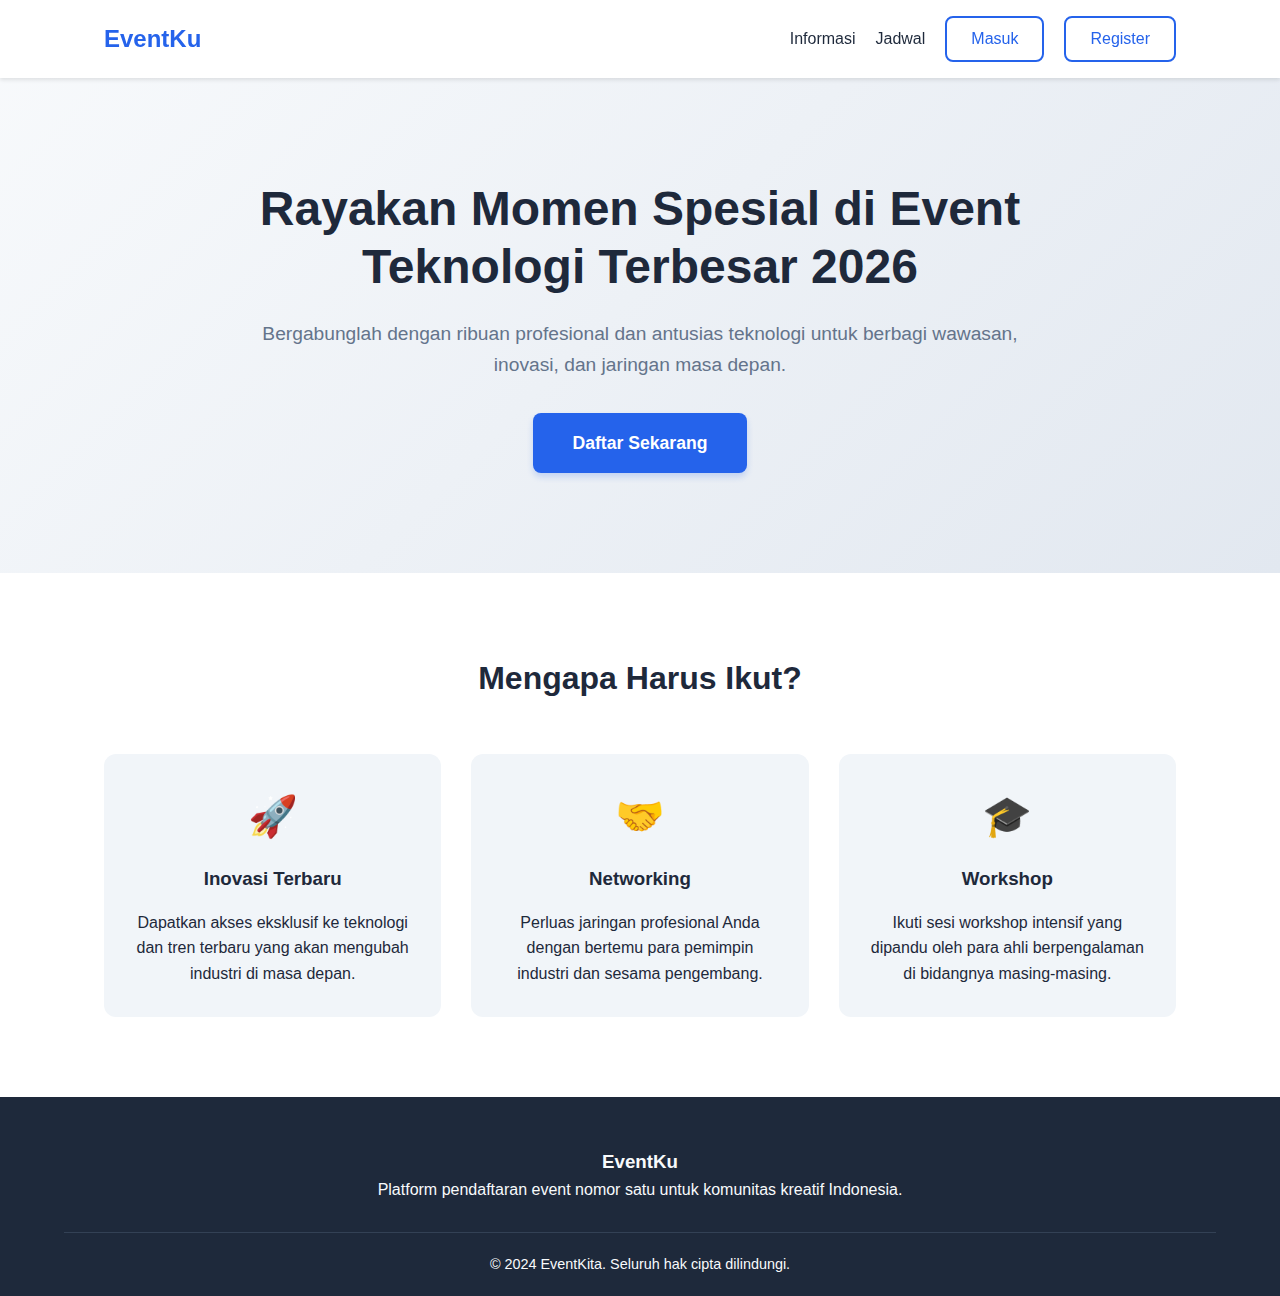
<file: index.html>
<!DOCTYPE html>
<html lang="id">
<head>
    <meta charset="UTF-8">
    <meta name="viewport" content="width=device-width, initial-scale=1.0">
    <title>EventKu - Platform Pendaftaran Event Terpercaya</title>
    <style>
        /* CSS Reset & Variabel */
        * {
            margin: 0;
            padding: 0;
            box-sizing: border-box;
        }

        :root {
            --primary-color: #2563eb;
            --primary-hover: #1d4ed8;
            --secondary-color: #64748b;
            --text-dark: #1e293b;
            --text-light: #f8fafc;
            --bg-light: #ffffff;
            --bg-alt: #f1f5f9;
        }

        body {
            font-family: 'Segoe UI', Tahoma, Geneva, Verdana, sans-serif;
            line-height: 1.6;
            color: var(--text-dark);
            background-color: var(--bg-light);
        }

        /* Navigasi */
        header {
            background-color: var(--bg-light);
            box-shadow: 0 2px 4px rgba(0,0,0,0.1);
            position: fixed;
            width: 100%;
            top: 0;
            z-index: 1000;
        }

        nav {
            display: flex;
            justify-content: space-between;
            align-items: center;
            padding: 1rem 5%;
            max-width: 1200px;
            margin: 0 auto;
        }

        .logo {
            font-size: 1.5rem;
            font-weight: bold;
            color: var(--primary-color);
            text-decoration: none;
        }

        .nav-links {
            display: flex;
            align-items: center;
            gap: 20px;
        }

        .nav-links a {
            text-decoration: none;
            color: var(--text-dark);
            font-weight: 500;
            transition: color 0.3s;
        }

        .nav-links a:hover {
            color: var(--primary-color);
        }

        .btn-login {
            padding: 0.5rem 1.5rem;
            border: 2px solid var(--primary-color);
            color: var(--primary-color) !important;
            border-radius: 8px;
            transition: all 0.3s;
        }

        .btn-login:hover {
            background-color: var(--primary-color);
            color: white !important;
        }

        /* Hero Section */
        .hero {
            padding: 180px 5% 100px;
            background: linear-gradient(135deg, #f8fafc 0%, #e2e8f0 100%);
            text-align: center;
        }

        .hero-content {
            max-width: 800px;
            margin: 0 auto;
        }

        .hero h1 {
            font-size: 3rem;
            margin-bottom: 1.5rem;
            color: var(--text-dark);
            line-height: 1.2;
        }

        .hero p {
            font-size: 1.2rem;
            color: var(--secondary-color);
            margin-bottom: 2rem;
        }

        .btn-register {
            display: inline-block;
            padding: 1rem 2.5rem;
            background-color: var(--primary-color);
            color: white;
            text-decoration: none;
            font-size: 1.1rem;
            font-weight: 600;
            border-radius: 8px;
            transition: background-color 0.3s, transform 0.2s;
            box-shadow: 0 4px 6px rgba(37, 99, 235, 0.2);
        }

        .btn-register:hover {
            background-color: var(--primary-hover);
            transform: translateY(-2px);
        }

        /* Information Section */
        .info-section {
            padding: 80px 5%;
            max-width: 1200px;
            margin: 0 auto;
        }

        .section-title {
            text-align: center;
            margin-bottom: 50px;
        }

        .section-title h2 {
            font-size: 2rem;
            color: var(--text-dark);
        }

        .features {
            display: grid;
            grid-template-columns: repeat(auto-fit, minmax(300px, 1fr));
            gap: 30px;
        }

        .feature-card {
            padding: 30px;
            background-color: var(--bg-alt);
            border-radius: 12px;
            text-align: center;
            transition: transform 0.3s;
        }

        .feature-card:hover {
            transform: translateY(-5px);
        }

        .feature-icon {
            font-size: 2.5rem;
            margin-bottom: 1rem;
            display: block;
        }

        .feature-card h3 {
            margin-bottom: 1rem;
            color: var(--text-dark);
        }

        /* Footer */
        footer {
            background-color: var(--text-dark);
            color: var(--text-light);
            padding: 50px 5% 20px;
            text-align: center;
        }

        .footer-content {
            max-width: 1200px;
            margin: 0 auto;
            margin-bottom: 30px;
        }

        .copyright {
            font-size: 0.9rem;
            border-top: 1px solid #334155;
            padding-top: 20px;
        }

        /* Responsive Mobile */
        @media (max-width: 768px) {
            .hero h1 {
                font-size: 2.2rem;
            }
            
            .nav-links a:not(.btn-login) {
                display: none; /* Menyembunyikan link biasa di mobile untuk kesederhanaan */
            }

            .nav-links {
                gap: 10px;
            }
        }
    </style>
</head>
<body>

    <!-- Navigasi -->
    <header>
        <nav>
            <a href="#" class="logo">EventKu</a>
            <div class="nav-links">
                <a href="#info">Informasi</a>
                <a href="jadwal.html">Jadwal</a>
                <a href="login.php" class="btn-login">Masuk</a>
                <a href="register.php" class="btn-login">Register</a>
            </div>
        </nav>
    </header>

    <!-- Hero Section -->
    <section class="hero">
        <div class="hero-content">
            <h1>Rayakan Momen Spesial di Event Teknologi Terbesar 2026</h1>
            <p>Bergabunglah dengan ribuan profesional dan antusias teknologi untuk berbagi wawasan, inovasi, dan jaringan masa depan.</p>
            <a href="pendaftaran.php" class="btn-register">Daftar Sekarang</a>
        </div>
    </section>

    <!-- Info Section -->
    <section id="info" class="info-section">
        <div class="section-title">
            <h2>Mengapa Harus Ikut?</h2>
        </div>
        <div class="features">
            <div class="feature-card">
                <span class="feature-icon">🚀</span>
                <h3>Inovasi Terbaru</h3>
                <p>Dapatkan akses eksklusif ke teknologi dan tren terbaru yang akan mengubah industri di masa depan.</p>
            </div>
            <div class="feature-card">
                <span class="feature-icon">🤝</span>
                <h3>Networking</h3>
                <p>Perluas jaringan profesional Anda dengan bertemu para pemimpin industri dan sesama pengembang.</p>
            </div>
            <div class="feature-card">
                <span class="feature-icon">🎓</span>
                <h3>Workshop</h3>
                <p>Ikuti sesi workshop intensif yang dipandu oleh para ahli berpengalaman di bidangnya masing-masing.</p>
            </div>
        </div>
    </section>

    <!-- Footer -->
    <footer>
        <div class="footer-content">
            <h3>EventKu</h3>
            <p>Platform pendaftaran event nomor satu untuk komunitas kreatif Indonesia.</p>
        </div>
        <div class="copyright">
            <p>&copy; 2024 EventKita. Seluruh hak cipta dilindungi.</p>
        </div>
    </footer>

</body>
</html>
</file>
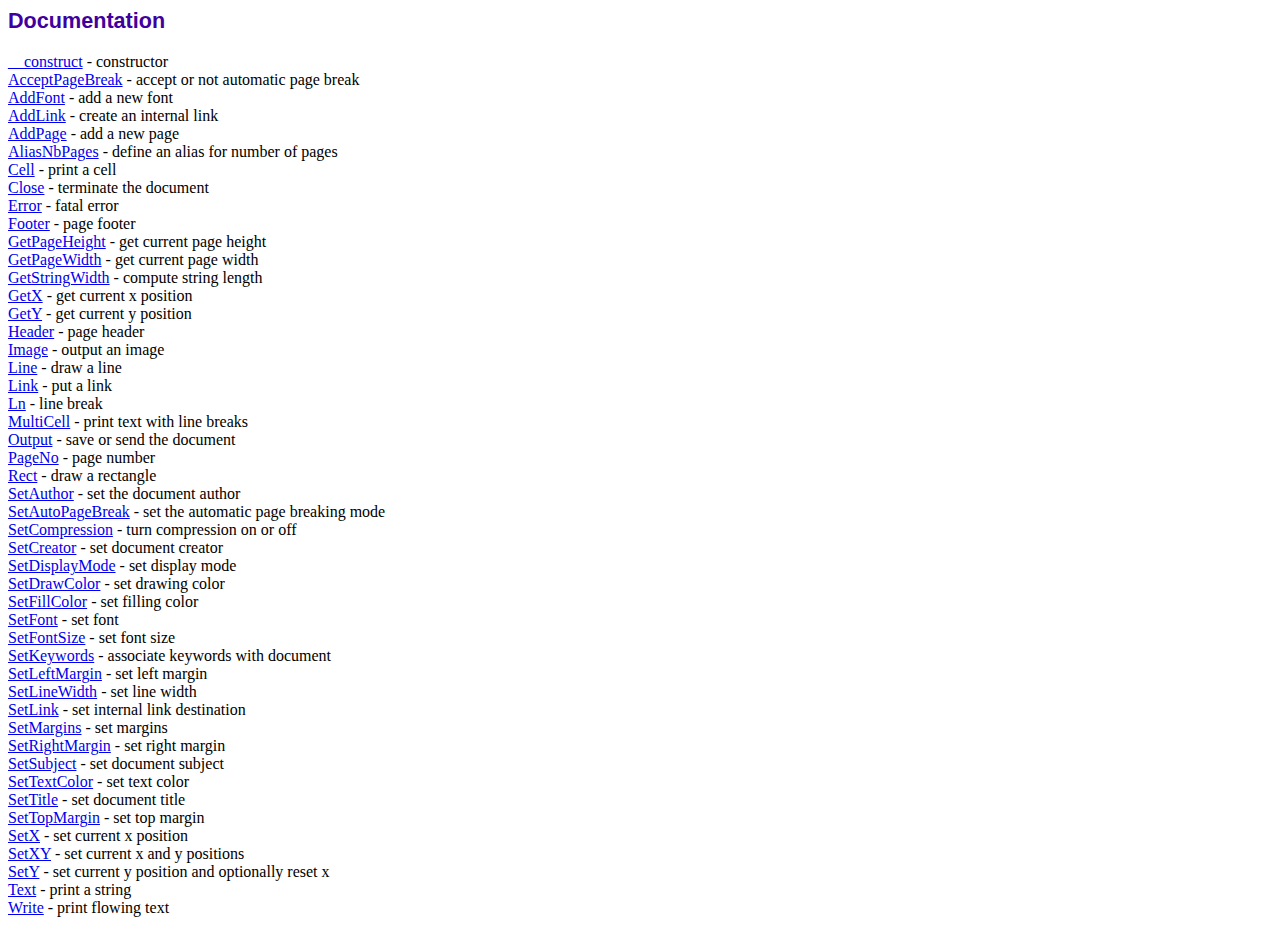
<file: fpdf186/doc/index.htm>
<!DOCTYPE html PUBLIC "-//W3C//DTD HTML 4.01 Transitional//EN">
<html>
<head>
<meta http-equiv="Content-Type" content="text/html; charset=UTF-8">
<title>Documentation</title>
<link type="text/css" rel="stylesheet" href="../fpdf.css">
</head>
<body>
<h1>Documentation</h1>
<a href="__construct.htm">__construct</a> - constructor<br>
<a href="acceptpagebreak.htm">AcceptPageBreak</a> - accept or not automatic page break<br>
<a href="addfont.htm">AddFont</a> - add a new font<br>
<a href="addlink.htm">AddLink</a> - create an internal link<br>
<a href="addpage.htm">AddPage</a> - add a new page<br>
<a href="aliasnbpages.htm">AliasNbPages</a> - define an alias for number of pages<br>
<a href="cell.htm">Cell</a> - print a cell<br>
<a href="close.htm">Close</a> - terminate the document<br>
<a href="error.htm">Error</a> - fatal error<br>
<a href="footer.htm">Footer</a> - page footer<br>
<a href="getpageheight.htm">GetPageHeight</a> - get current page height<br>
<a href="getpagewidth.htm">GetPageWidth</a> - get current page width<br>
<a href="getstringwidth.htm">GetStringWidth</a> - compute string length<br>
<a href="getx.htm">GetX</a> - get current x position<br>
<a href="gety.htm">GetY</a> - get current y position<br>
<a href="header.htm">Header</a> - page header<br>
<a href="image.htm">Image</a> - output an image<br>
<a href="line.htm">Line</a> - draw a line<br>
<a href="link.htm">Link</a> - put a link<br>
<a href="ln.htm">Ln</a> - line break<br>
<a href="multicell.htm">MultiCell</a> - print text with line breaks<br>
<a href="output.htm">Output</a> - save or send the document<br>
<a href="pageno.htm">PageNo</a> - page number<br>
<a href="rect.htm">Rect</a> - draw a rectangle<br>
<a href="setauthor.htm">SetAuthor</a> - set the document author<br>
<a href="setautopagebreak.htm">SetAutoPageBreak</a> - set the automatic page breaking mode<br>
<a href="setcompression.htm">SetCompression</a> - turn compression on or off<br>
<a href="setcreator.htm">SetCreator</a> - set document creator<br>
<a href="setdisplaymode.htm">SetDisplayMode</a> - set display mode<br>
<a href="setdrawcolor.htm">SetDrawColor</a> - set drawing color<br>
<a href="setfillcolor.htm">SetFillColor</a> - set filling color<br>
<a href="setfont.htm">SetFont</a> - set font<br>
<a href="setfontsize.htm">SetFontSize</a> - set font size<br>
<a href="setkeywords.htm">SetKeywords</a> - associate keywords with document<br>
<a href="setleftmargin.htm">SetLeftMargin</a> - set left margin<br>
<a href="setlinewidth.htm">SetLineWidth</a> - set line width<br>
<a href="setlink.htm">SetLink</a> - set internal link destination<br>
<a href="setmargins.htm">SetMargins</a> - set margins<br>
<a href="setrightmargin.htm">SetRightMargin</a> - set right margin<br>
<a href="setsubject.htm">SetSubject</a> - set document subject<br>
<a href="settextcolor.htm">SetTextColor</a> - set text color<br>
<a href="settitle.htm">SetTitle</a> - set document title<br>
<a href="settopmargin.htm">SetTopMargin</a> - set top margin<br>
<a href="setx.htm">SetX</a> - set current x position<br>
<a href="setxy.htm">SetXY</a> - set current x and y positions<br>
<a href="sety.htm">SetY</a> - set current y position and optionally reset x<br>
<a href="text.htm">Text</a> - print a string<br>
<a href="write.htm">Write</a> - print flowing text<br>
</body>
</html>
</file>
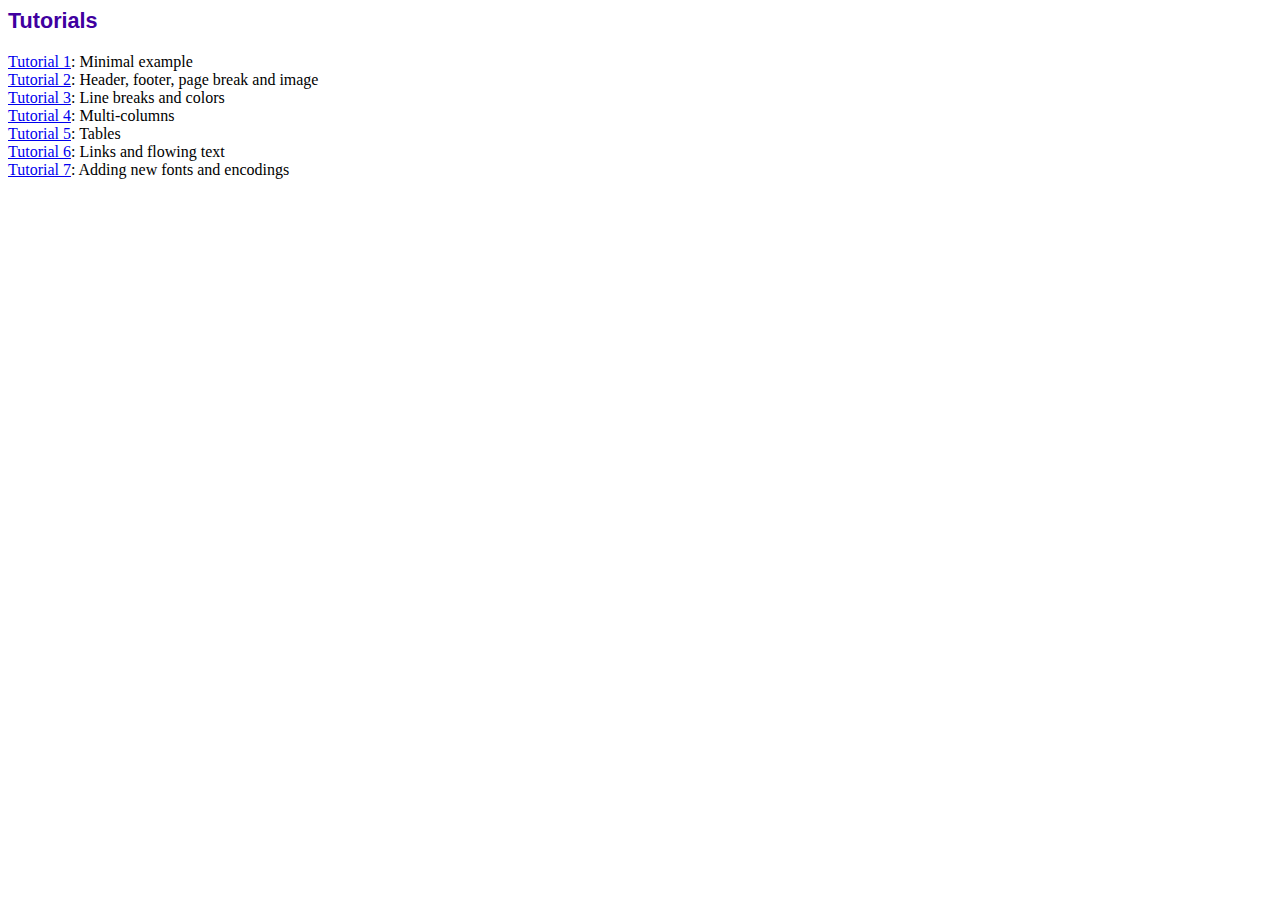
<file: fpdf186/tutorial/index.htm>
<!DOCTYPE html PUBLIC "-//W3C//DTD HTML 4.01 Transitional//EN">
<html>
<head>
<meta http-equiv="Content-Type" content="text/html; charset=UTF-8">
<title>Tutorials</title>
<link type="text/css" rel="stylesheet" href="../fpdf.css">
</head>
<body>
<h1>Tutorials</h1>
<ul style="list-style-type:none; margin-left:0; padding-left:0">
<li><a href="tuto1.htm">Tutorial 1</a>: Minimal example</li>
<li><a href="tuto2.htm">Tutorial 2</a>: Header, footer, page break and image</li>
<li><a href="tuto3.htm">Tutorial 3</a>: Line breaks and colors</li>
<li><a href="tuto4.htm">Tutorial 4</a>: Multi-columns</li>
<li><a href="tuto5.htm">Tutorial 5</a>: Tables</li>
<li><a href="tuto6.htm">Tutorial 6</a>: Links and flowing text</li>
<li><a href="tuto7.htm">Tutorial 7</a>: Adding new fonts and encodings</li>
</ul>
</body>
</html>
</file>
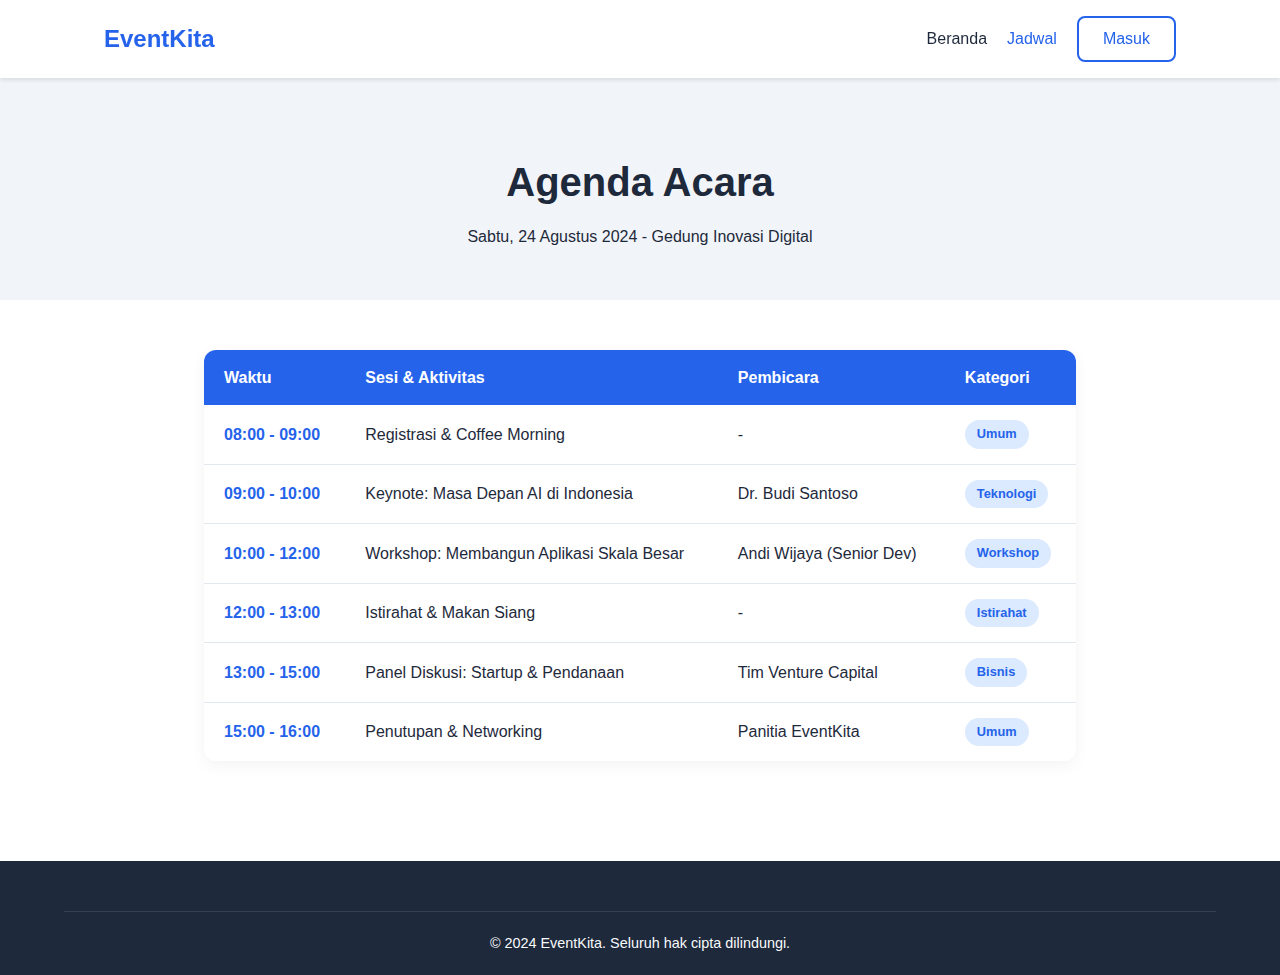
<file: jadwal.html>
<!DOCTYPE html>
<html lang="id">
<head>
    <meta charset="UTF-8">
    <meta name="viewport" content="width=device-width, initial-scale=1.0">
    <title>Jadwal Event - EventKita</title>
    <style>
        /* CSS Reset & Variabel (Konsisten dengan index.html) */
        * {
            margin: 0;
            padding: 0;
            box-sizing: border-box;
        }

        :root {
            --primary-color: #2563eb;
            --primary-hover: #1d4ed8;
            --secondary-color: #64748b;
            --text-dark: #1e293b;
            --text-light: #f8fafc;
            --bg-light: #ffffff;
            --bg-alt: #f1f5f9;
        }

        body {
            font-family: 'Segoe UI', Tahoma, Geneva, Verdana, sans-serif;
            line-height: 1.6;
            color: var(--text-dark);
            background-color: var(--bg-light);
        }

        /* Navigasi */
        header {
            background-color: var(--bg-light);
            box-shadow: 0 2px 4px rgba(0,0,0,0.1);
            position: fixed;
            width: 100%;
            top: 0;
            z-index: 1000;
        }

        nav {
            display: flex;
            justify-content: space-between;
            align-items: center;
            padding: 1rem 5%;
            max-width: 1200px;
            margin: 0 auto;
        }

        .logo {
            font-size: 1.5rem;
            font-weight: bold;
            color: var(--primary-color);
            text-decoration: none;
        }

        .nav-links {
            display: flex;
            align-items: center;
            gap: 20px;
        }

        .nav-links a {
            text-decoration: none;
            color: var(--text-dark);
            font-weight: 500;
            transition: color 0.3s;
        }

        .nav-links a:hover {
            color: var(--primary-color);
        }

        .btn-login {
            padding: 0.5rem 1.5rem;
            border: 2px solid var(--primary-color);
            color: var(--primary-color) !important;
            border-radius: 8px;
            transition: all 0.3s;
        }

        .btn-login:hover {
            background-color: var(--primary-color);
            color: white !important;
        }

        /* Header Jadwal */
        .schedule-header {
            padding: 150px 5% 50px;
            background-color: var(--bg-alt);
            text-align: center;
        }

        .schedule-header h1 {
            font-size: 2.5rem;
            color: var(--text-dark);
            margin-bottom: 10px;
        }

        /* Container Jadwal */
        .schedule-container {
            padding: 50px 5%;
            max-width: 1000px;
            margin: 0 auto;
        }

        /* Styling Tabel */
        .table-wrapper {
            overflow-x: auto; /* Agar tabel bisa di-scroll pada layar kecil */
            background: white;
            border-radius: 12px;
            box-shadow: 0 4px 15px rgba(0,0,0,0.05);
        }

        table {
            width: 100%;
            border-collapse: collapse;
            text-align: left;
        }

        th {
            background-color: var(--primary-color);
            color: white;
            padding: 15px 20px;
            font-weight: 600;
        }

        td {
            padding: 15px 20px;
            border-bottom: 1px solid #e2e8f0;
        }

        tr:last-child td {
            border-bottom: none;
        }

        tr:hover {
            background-color: #f8fafc;
        }

        .time {
            font-weight: bold;
            color: var(--primary-color);
            white-space: nowrap;
        }

        .speaker {
            color: var(--secondary-color);
            font-size: 0.9rem;
        }

        .tag {
            display: inline-block;
            padding: 4px 12px;
            background-color: #dbeafe;
            color: var(--primary-color);
            border-radius: 20px;
            font-size: 0.8rem;
            font-weight: 600;
        }

        /* Footer */
        footer {
            background-color: var(--text-dark);
            color: var(--text-light);
            padding: 50px 5% 20px;
            text-align: center;
            margin-top: 50px;
        }

        .copyright {
            font-size: 0.9rem;
            border-top: 1px solid #334155;
            padding-top: 20px;
        }

        /* Mobile Responsive */
        @media (max-width: 768px) {
            .nav-links a:not(.btn-login) {
                display: none;
            }
        }
    </style>
</head>
<body>

    <!-- Navigasi -->
    <header>
        <nav>
            <a href="index.html" class="logo">EventKita</a>
            <div class="nav-links">
                <a href="index.html">Beranda</a>
                <a href="jadwal.html" style="color: var(--primary-color);">Jadwal</a>
                <a href="login.php" class="btn-login">Masuk</a>
            </div>
        </nav>
    </header>

    <!-- Header Jadwal -->
    <section class="schedule-header">
        <h1>Agenda Acara</h1>
        <p>Sabtu, 24 Agustus 2024 - Gedung Inovasi Digital</p>
    </section>

    <!-- Content Jadwal -->
    <main class="schedule-container">
        <div class="table-wrapper">
            <table>
                <thead>
                    <tr>
                        <th>Waktu</th>
                        <th>Sesi & Aktivitas</th>
                        <th>Pembicara</th>
                        <th>Kategori</th>
                    </tr>
                </thead>
                <tbody>
                    <tr>
                        <td class="time">08:00 - 09:00</td>
                        <td>Registrasi & Coffee Morning</td>
                        <td>-</td>
                        <td><span class="tag">Umum</span></td>
                    </tr>
                    <tr>
                        <td class="time">09:00 - 10:00</td>
                        <td>Keynote: Masa Depan AI di Indonesia</td>
                        <td>Dr. Budi Santoso</td>
                        <td><span class="tag">Teknologi</span></td>
                    </tr>
                    <tr>
                        <td class="time">10:00 - 12:00</td>
                        <td>Workshop: Membangun Aplikasi Skala Besar</td>
                        <td>Andi Wijaya (Senior Dev)</td>
                        <td><span class="tag">Workshop</span></td>
                    </tr>
                    <tr>
                        <td class="time">12:00 - 13:00</td>
                        <td>Istirahat & Makan Siang</td>
                        <td>-</td>
                        <td><span class="tag">Istirahat</span></td>
                    </tr>
                    <tr>
                        <td class="time">13:00 - 15:00</td>
                        <td>Panel Diskusi: Startup & Pendanaan</td>
                        <td>Tim Venture Capital</td>
                        <td><span class="tag">Bisnis</span></td>
                    </tr>
                    <tr>
                        <td class="time">15:00 - 16:00</td>
                        <td>Penutupan & Networking</td>
                        <td>Panitia EventKita</td>
                        <td><span class="tag">Umum</span></td>
                    </tr>
                </tbody>
            </table>
        </div>
    </main>

    <!-- Footer -->
    <footer>
        <div class="copyright">
            <p>&copy; 2024 EventKita. Seluruh hak cipta dilindungi.</p>
        </div>
    </footer>

</body>
</html>
</file>
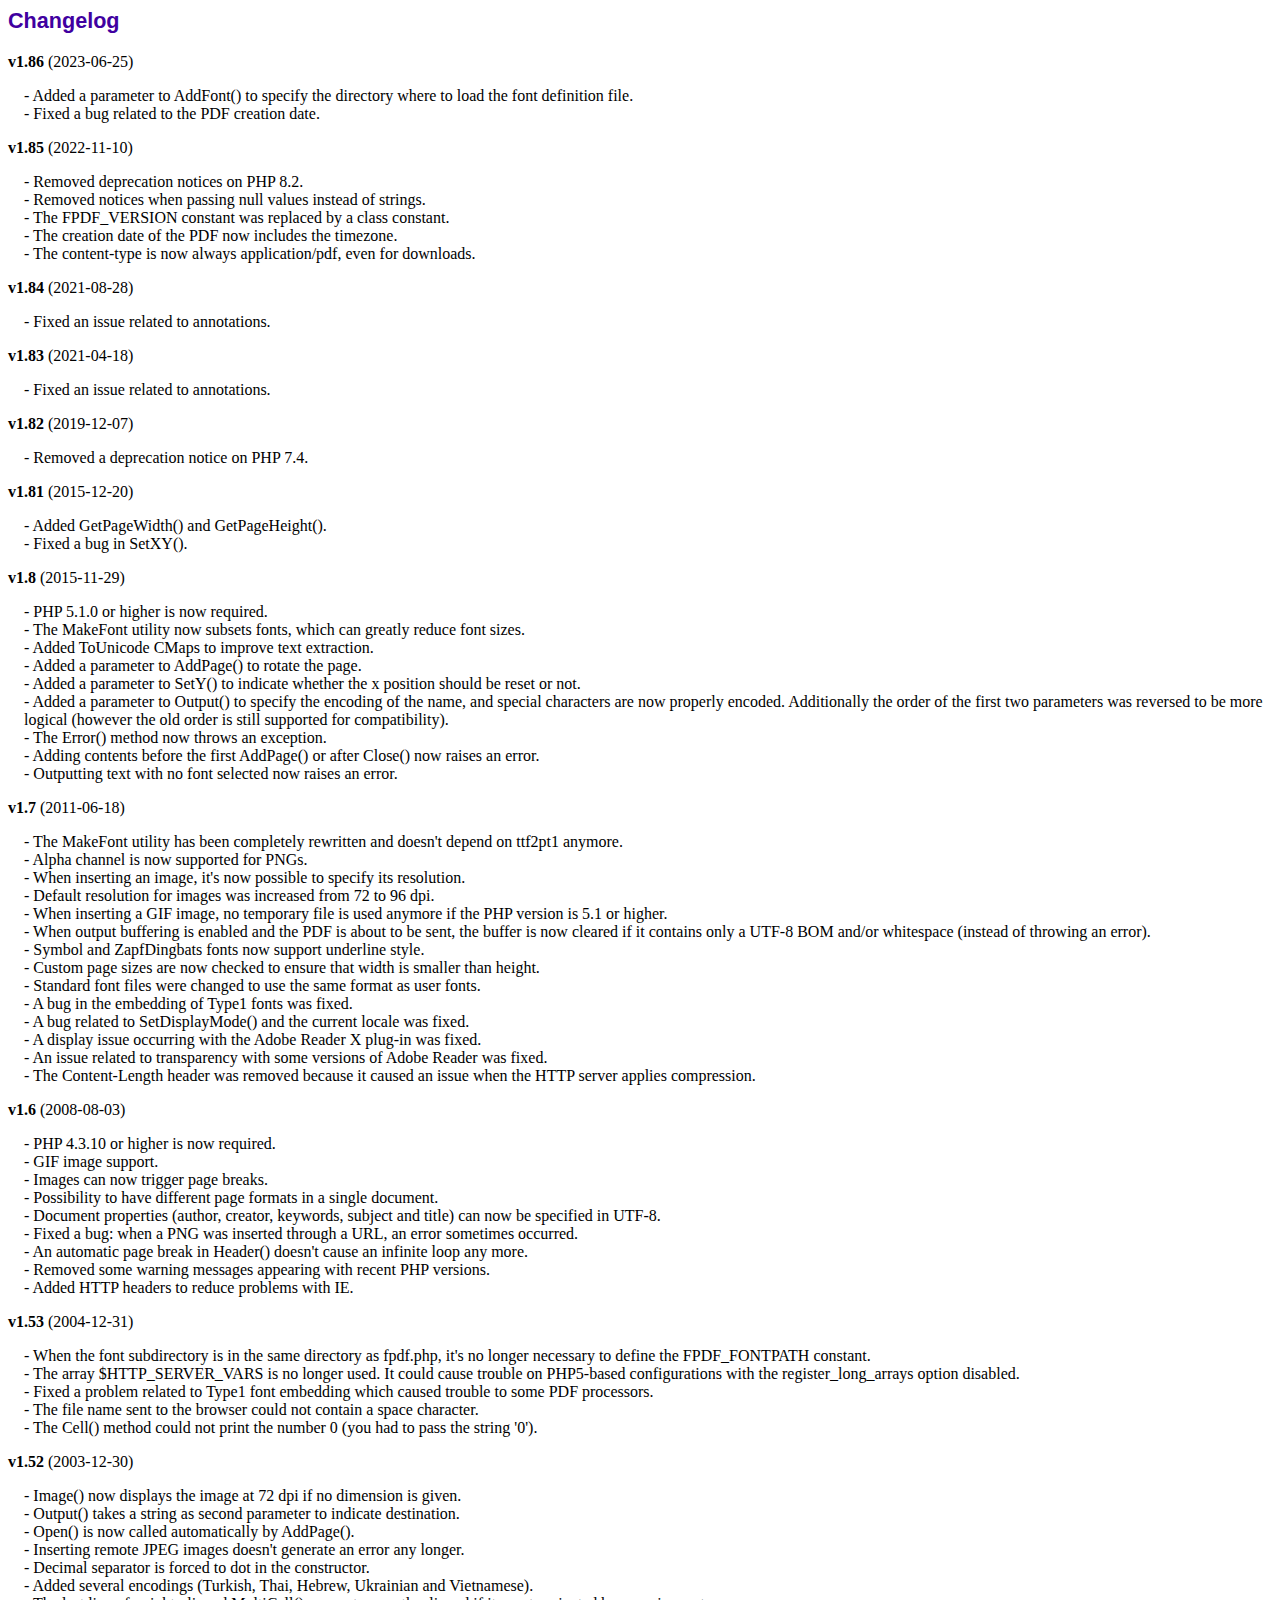
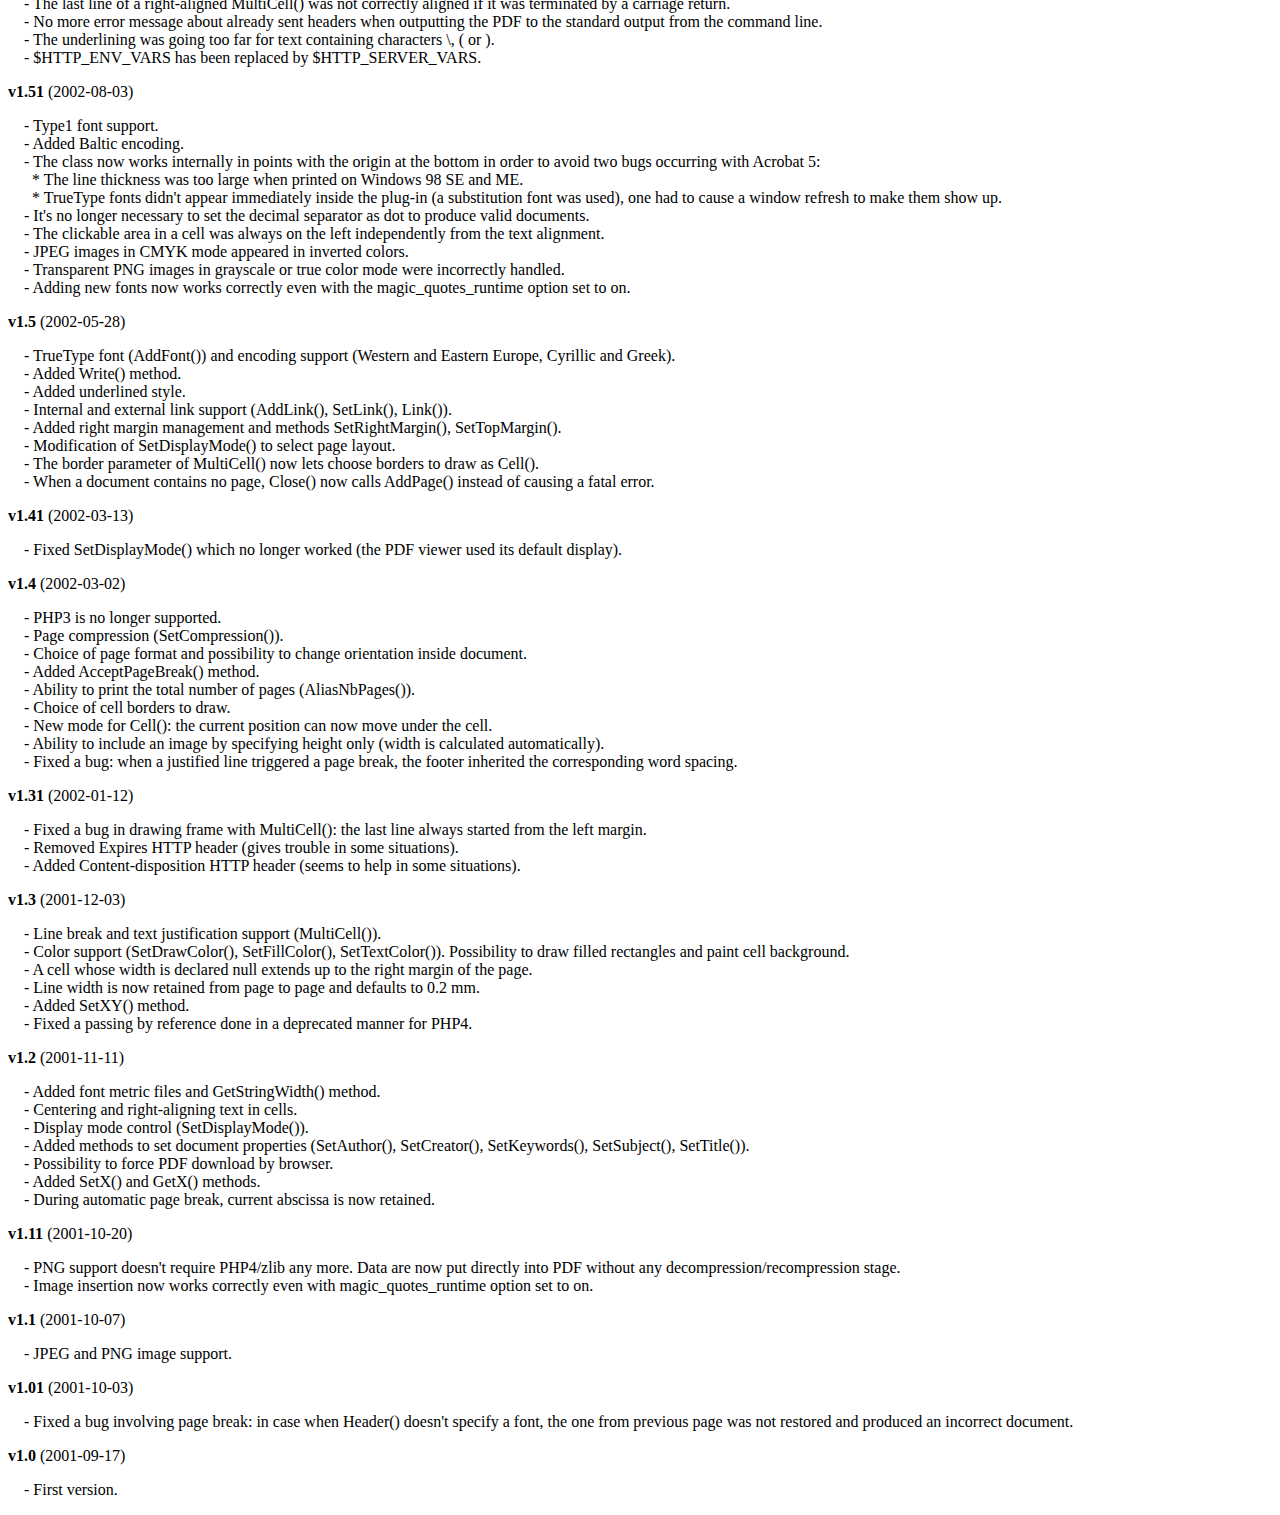
<file: fpdf186/changelog.htm>
<!DOCTYPE html PUBLIC "-//W3C//DTD HTML 4.01 Transitional//EN">
<html>
<head>
<meta http-equiv="Content-Type" content="text/html; charset=UTF-8">
<title>Changelog</title>
<link type="text/css" rel="stylesheet" href="fpdf.css">
<style type="text/css">
dd {margin:1em 0 1em 1em}
</style>
</head>
<body>
<h1>Changelog</h1>
<dl>
<dt><strong>v1.86</strong> (2023-06-25)</dt>
<dd>
- Added a parameter to AddFont() to specify the directory where to load the font definition file.<br>
- Fixed a bug related to the PDF creation date.<br>
</dd>
<dt><strong>v1.85</strong> (2022-11-10)</dt>
<dd>
- Removed deprecation notices on PHP 8.2.<br>
- Removed notices when passing null values instead of strings.<br>
- The FPDF_VERSION constant was replaced by a class constant.<br>
- The creation date of the PDF now includes the timezone.<br>
- The content-type is now always application/pdf, even for downloads.<br>
</dd>
<dt><strong>v1.84</strong> (2021-08-28)</dt>
<dd>
- Fixed an issue related to annotations.<br>
</dd>
<dt><strong>v1.83</strong> (2021-04-18)</dt>
<dd>
- Fixed an issue related to annotations.<br>
</dd>
<dt><strong>v1.82</strong> (2019-12-07)</dt>
<dd>
- Removed a deprecation notice on PHP 7.4.<br>
</dd>
<dt><strong>v1.81</strong> (2015-12-20)</dt>
<dd>
- Added GetPageWidth() and GetPageHeight().<br>
- Fixed a bug in SetXY().<br>
</dd>
<dt><strong>v1.8</strong> (2015-11-29)</dt>
<dd>
- PHP 5.1.0 or higher is now required.<br>
- The MakeFont utility now subsets fonts, which can greatly reduce font sizes.<br>
- Added ToUnicode CMaps to improve text extraction.<br>
- Added a parameter to AddPage() to rotate the page.<br>
- Added a parameter to SetY() to indicate whether the x position should be reset or not.<br>
- Added a parameter to Output() to specify the encoding of the name, and special characters are now properly encoded. Additionally the order of the first two parameters was reversed to be more logical (however the old order is still supported for compatibility).<br>
- The Error() method now throws an exception.<br>
- Adding contents before the first AddPage() or after Close() now raises an error.<br>
- Outputting text with no font selected now raises an error.<br>
</dd>
<dt><strong>v1.7</strong> (2011-06-18)</dt>
<dd>
- The MakeFont utility has been completely rewritten and doesn't depend on ttf2pt1 anymore.<br>
- Alpha channel is now supported for PNGs.<br>
- When inserting an image, it's now possible to specify its resolution.<br>
- Default resolution for images was increased from 72 to 96 dpi.<br>
- When inserting a GIF image, no temporary file is used anymore if the PHP version is 5.1 or higher.<br>
- When output buffering is enabled and the PDF is about to be sent, the buffer is now cleared if it contains only a UTF-8 BOM and/or whitespace (instead of throwing an error).<br>
- Symbol and ZapfDingbats fonts now support underline style.<br>
- Custom page sizes are now checked to ensure that width is smaller than height.<br>
- Standard font files were changed to use the same format as user fonts.<br>
- A bug in the embedding of Type1 fonts was fixed.<br>
- A bug related to SetDisplayMode() and the current locale was fixed.<br>
- A display issue occurring with the Adobe Reader X plug-in was fixed.<br>
- An issue related to transparency with some versions of Adobe Reader was fixed.<br>
- The Content-Length header was removed because it caused an issue when the HTTP server applies compression.<br>
</dd>
<dt><strong>v1.6</strong> (2008-08-03)</dt>
<dd>
- PHP 4.3.10 or higher is now required.<br>
- GIF image support.<br>
- Images can now trigger page breaks.<br>
- Possibility to have different page formats in a single document.<br>
- Document properties (author, creator, keywords, subject and title) can now be specified in UTF-8.<br>
- Fixed a bug: when a PNG was inserted through a URL, an error sometimes occurred.<br>
- An automatic page break in Header() doesn't cause an infinite loop any more.<br>
- Removed some warning messages appearing with recent PHP versions.<br>
- Added HTTP headers to reduce problems with IE.<br>
</dd>
<dt><strong>v1.53</strong> (2004-12-31)</dt>
<dd>
- When the font subdirectory is in the same directory as fpdf.php, it's no longer necessary to define the FPDF_FONTPATH constant.<br>
- The array $HTTP_SERVER_VARS is no longer used. It could cause trouble on PHP5-based configurations with the register_long_arrays option disabled.<br>
- Fixed a problem related to Type1 font embedding which caused trouble to some PDF processors.<br>
- The file name sent to the browser could not contain a space character.<br>
- The Cell() method could not print the number 0 (you had to pass the string '0').<br>
</dd>
<dt><strong>v1.52</strong> (2003-12-30)</dt>
<dd>
- Image() now displays the image at 72 dpi if no dimension is given.<br>
- Output() takes a string as second parameter to indicate destination.<br>
- Open() is now called automatically by AddPage().<br>
- Inserting remote JPEG images doesn't generate an error any longer.<br>
- Decimal separator is forced to dot in the constructor.<br>
- Added several encodings (Turkish, Thai, Hebrew, Ukrainian and Vietnamese).<br>
- The last line of a right-aligned MultiCell() was not correctly aligned if it was terminated by a carriage return.<br>
- No more error message about already sent headers when outputting the PDF to the standard output from the command line.<br>
- The underlining was going too far for text containing characters \, ( or ).<br>
- $HTTP_ENV_VARS has been replaced by $HTTP_SERVER_VARS.<br>
</dd>
<dt><strong>v1.51</strong> (2002-08-03)</dt>
<dd>
- Type1 font support.<br>
- Added Baltic encoding.<br>
- The class now works internally in points with the origin at the bottom in order to avoid two bugs occurring with Acrobat 5:<br>&nbsp;&nbsp;* The line thickness was too large when printed on Windows 98 SE and ME.<br>&nbsp;&nbsp;* TrueType fonts didn't appear immediately inside the plug-in (a substitution font was used), one had to cause a window refresh to make them show up.<br>
- It's no longer necessary to set the decimal separator as dot to produce valid documents.<br>
- The clickable area in a cell was always on the left independently from the text alignment.<br>
- JPEG images in CMYK mode appeared in inverted colors.<br>
- Transparent PNG images in grayscale or true color mode were incorrectly handled.<br>
- Adding new fonts now works correctly even with the magic_quotes_runtime option set to on.<br>
</dd>
<dt><strong>v1.5</strong> (2002-05-28)</dt>
<dd>
- TrueType font (AddFont()) and encoding support (Western and Eastern Europe, Cyrillic and Greek).<br>
- Added Write() method.<br>
- Added underlined style.<br>
- Internal and external link support (AddLink(), SetLink(), Link()).<br>
- Added right margin management and methods SetRightMargin(), SetTopMargin().<br>
- Modification of SetDisplayMode() to select page layout.<br>
- The border parameter of MultiCell() now lets choose borders to draw as Cell().<br>
- When a document contains no page, Close() now calls AddPage() instead of causing a fatal error.<br>
</dd>
<dt><strong>v1.41</strong> (2002-03-13)</dt>
<dd>
- Fixed SetDisplayMode() which no longer worked (the PDF viewer used its default display).<br>
</dd>
<dt><strong>v1.4</strong> (2002-03-02)</dt>
<dd>
- PHP3 is no longer supported.<br>
- Page compression (SetCompression()).<br>
- Choice of page format and possibility to change orientation inside document.<br>
- Added AcceptPageBreak() method.<br>
- Ability to print the total number of pages (AliasNbPages()).<br>
- Choice of cell borders to draw.<br>
- New mode for Cell(): the current position can now move under the cell.<br>
- Ability to include an image by specifying height only (width is calculated automatically).<br>
- Fixed a bug: when a justified line triggered a page break, the footer inherited the corresponding word spacing.<br>
</dd>
<dt><strong>v1.31</strong> (2002-01-12)</dt>
<dd>
- Fixed a bug in drawing frame with MultiCell(): the last line always started from the left margin.<br>
- Removed Expires HTTP header (gives trouble in some situations).<br>
- Added Content-disposition HTTP header (seems to help in some situations).<br>
</dd>
<dt><strong>v1.3</strong> (2001-12-03)</dt>
<dd>
- Line break and text justification support (MultiCell()).<br>
- Color support (SetDrawColor(), SetFillColor(), SetTextColor()). Possibility to draw filled rectangles and paint cell background.<br>
- A cell whose width is declared null extends up to the right margin of the page.<br>
- Line width is now retained from page to page and defaults to 0.2 mm.<br>
- Added SetXY() method.<br>
- Fixed a passing by reference done in a deprecated manner for PHP4.<br>
</dd>
<dt><strong>v1.2</strong> (2001-11-11)</dt>
<dd>
- Added font metric files and GetStringWidth() method.<br>
- Centering and right-aligning text in cells.<br>
- Display mode control (SetDisplayMode()).<br>
- Added methods to set document properties (SetAuthor(), SetCreator(), SetKeywords(), SetSubject(), SetTitle()).<br>
- Possibility to force PDF download by browser.<br>
- Added SetX() and GetX() methods.<br>
- During automatic page break, current abscissa is now retained.<br>
</dd>
<dt><strong>v1.11</strong> (2001-10-20)</dt>
<dd>
- PNG support doesn't require PHP4/zlib any more. Data are now put directly into PDF without any decompression/recompression stage.<br>
- Image insertion now works correctly even with magic_quotes_runtime option set to on.<br>
</dd>
<dt><strong>v1.1</strong> (2001-10-07)</dt>
<dd>
- JPEG and PNG image support.<br>
</dd>
<dt><strong>v1.01</strong> (2001-10-03)</dt>
<dd>
- Fixed a bug involving page break: in case when Header() doesn't specify a font, the one from previous page was not restored and produced an incorrect document.<br>
</dd>
<dt><strong>v1.0</strong> (2001-09-17)</dt>
<dd>
- First version.<br>
</dd>
</dl>
</body>
</html>
</file>
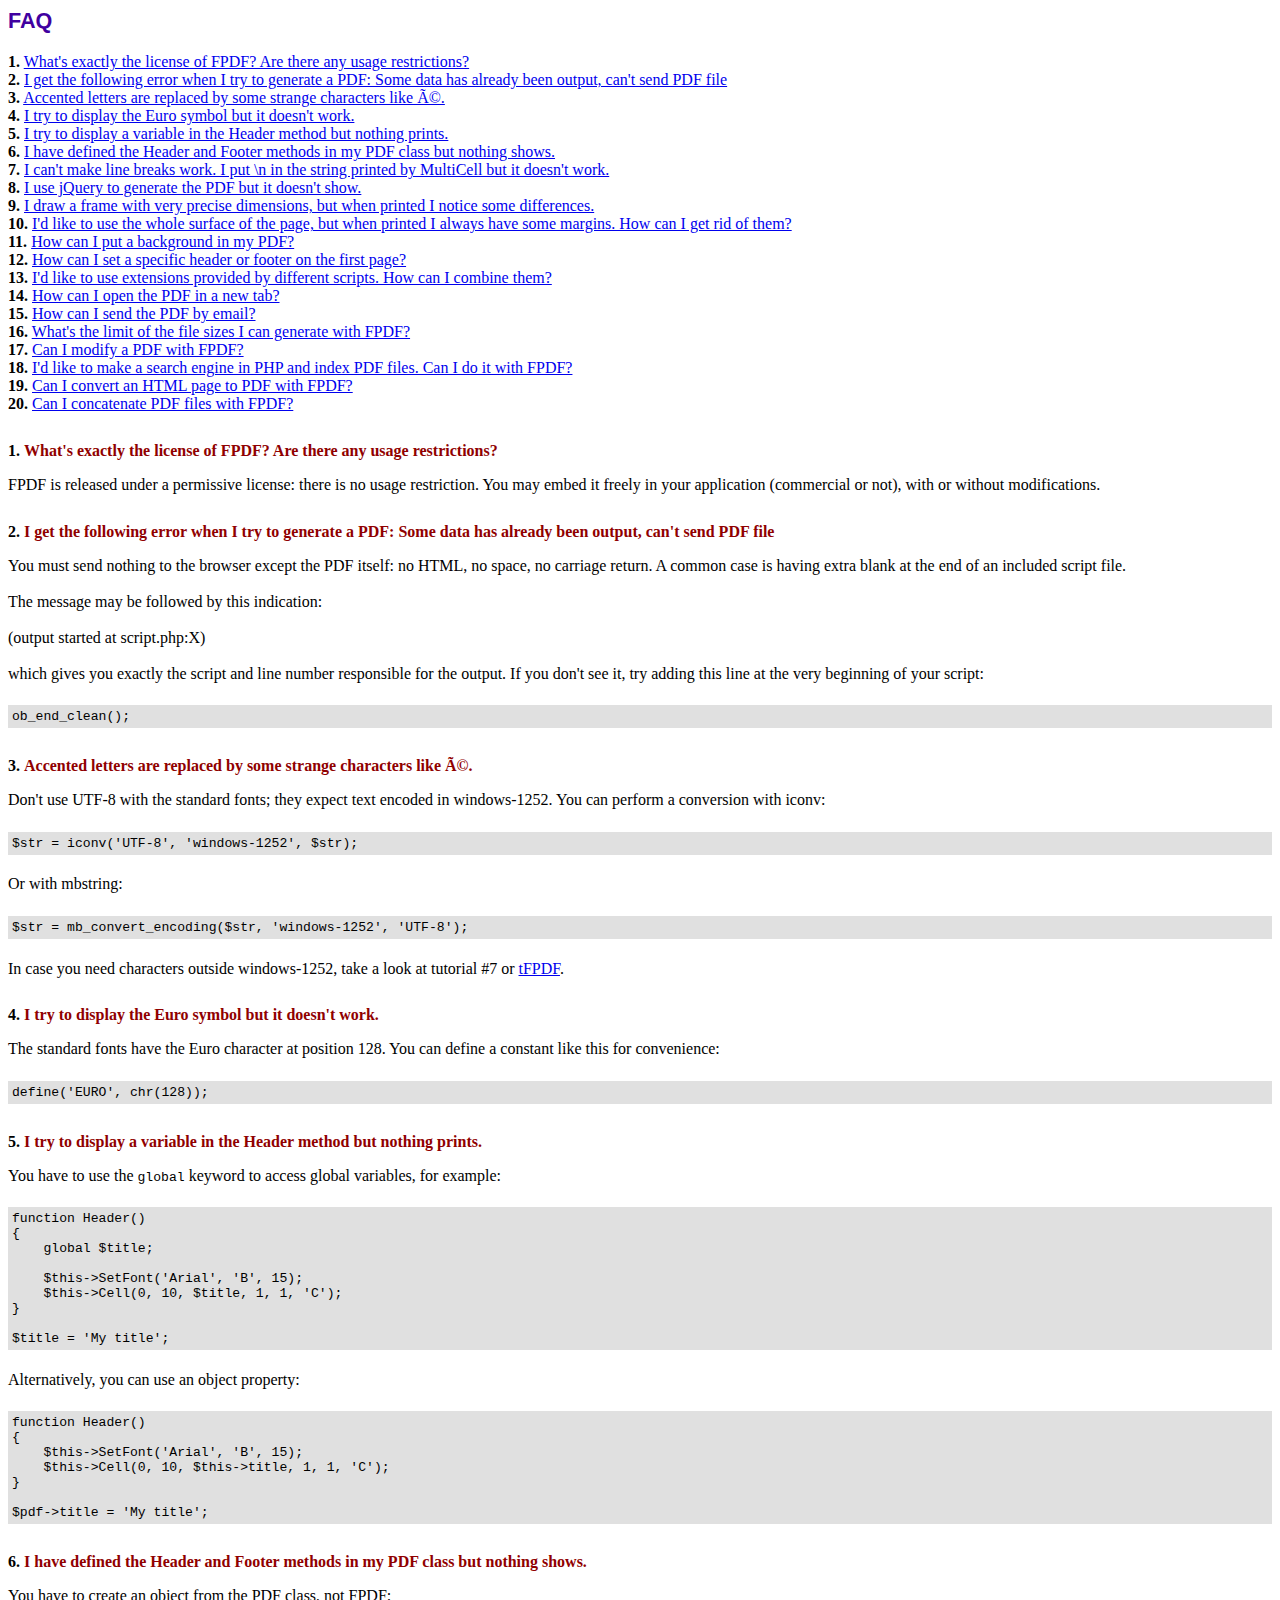
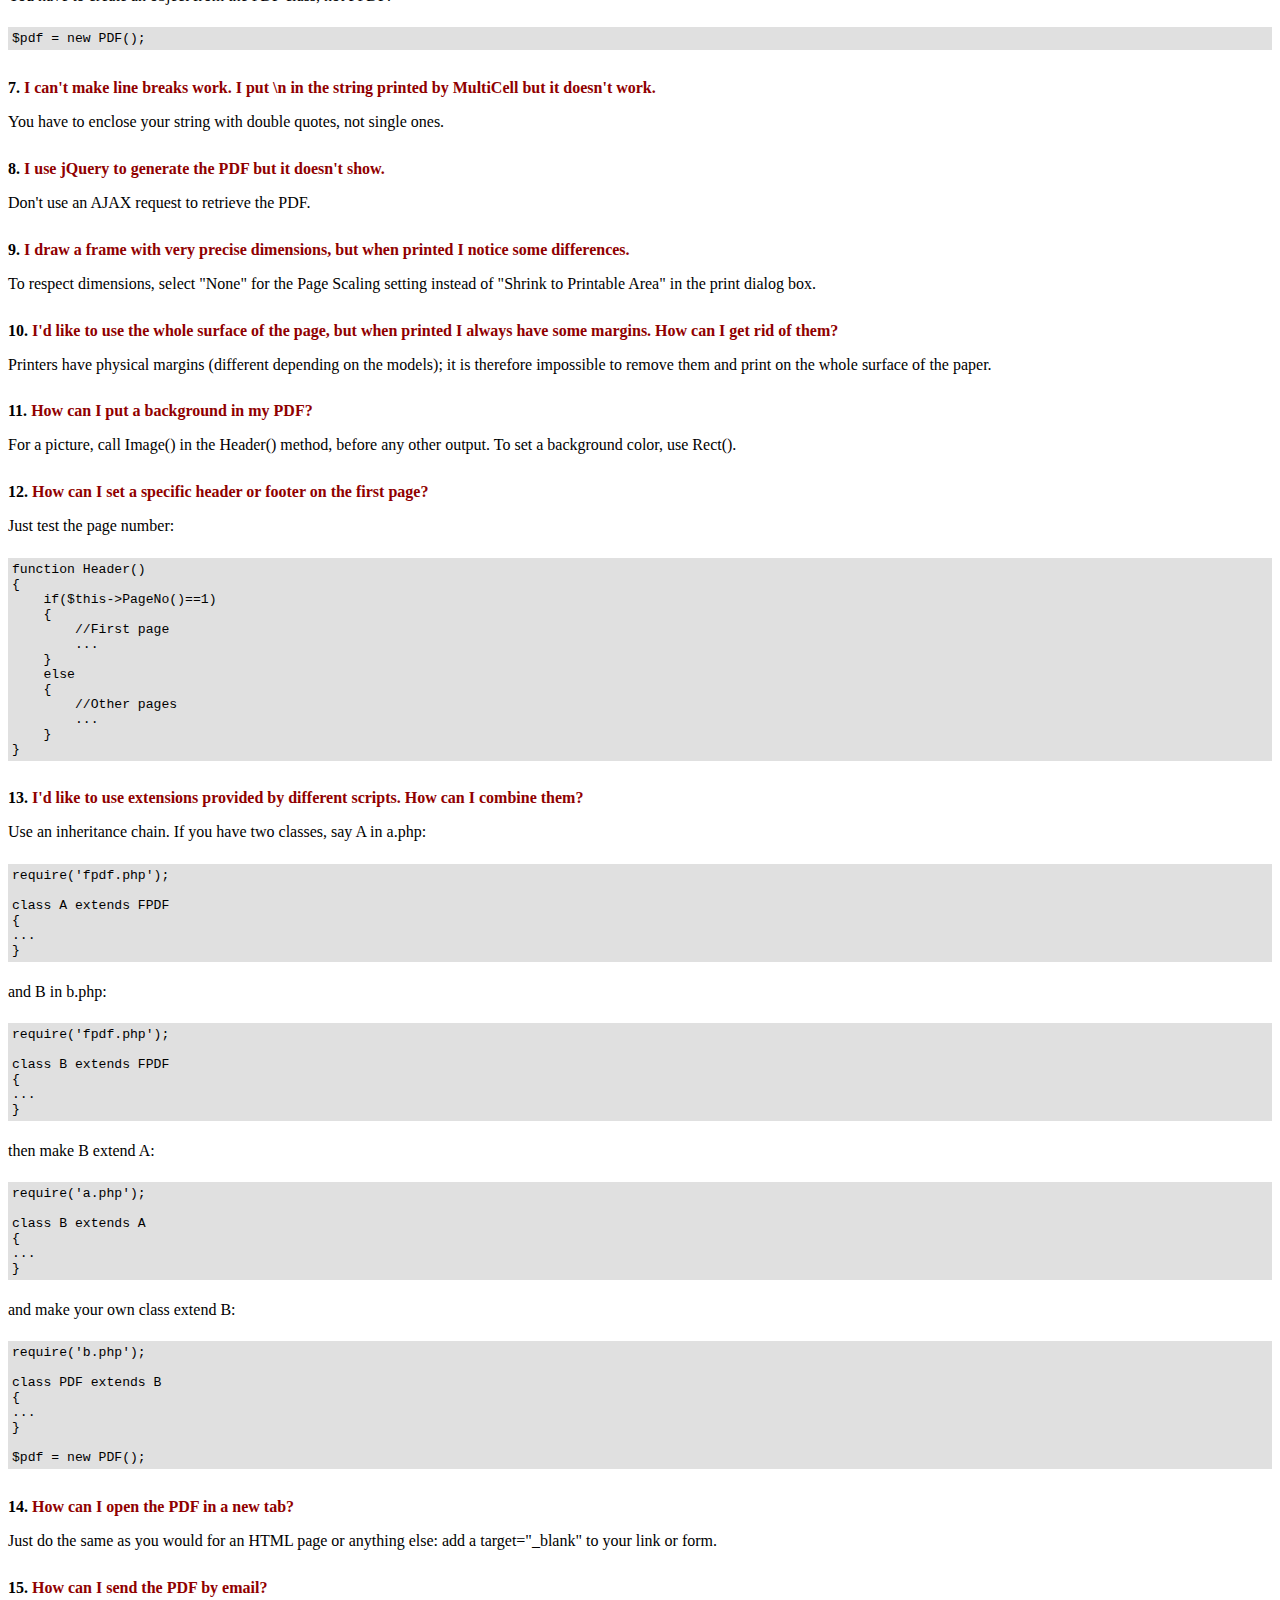
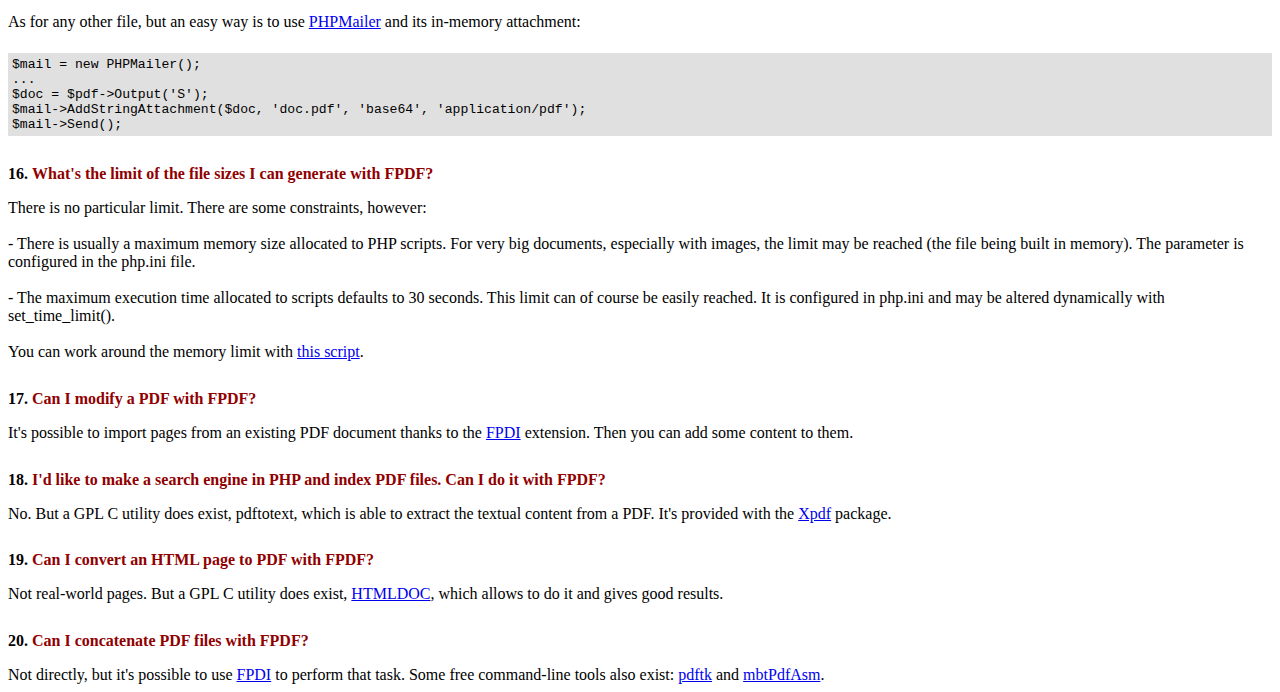
<file: fpdf186/FAQ.htm>
<!DOCTYPE html PUBLIC "-//W3C//DTD HTML 4.01 Transitional//EN">
<html>
<head>
<meta http-equiv="Content-Type" content="text/html; charset=UTF-8">
<title>FAQ</title>
<link type="text/css" rel="stylesheet" href="fpdf.css">
<style type="text/css">
ul {list-style-type:none; margin:0; padding:0}
ul#answers li {margin-top:1.8em}
.question {font-weight:bold; color:#900000}
</style>
</head>
<body>
<h1>FAQ</h1>
<ul>
<li><b>1.</b> <a href='#q1'>What's exactly the license of FPDF? Are there any usage restrictions?</a></li>
<li><b>2.</b> <a href='#q2'>I get the following error when I try to generate a PDF: Some data has already been output, can't send PDF file</a></li>
<li><b>3.</b> <a href='#q3'>Accented letters are replaced by some strange characters like Ã©.</a></li>
<li><b>4.</b> <a href='#q4'>I try to display the Euro symbol but it doesn't work.</a></li>
<li><b>5.</b> <a href='#q5'>I try to display a variable in the Header method but nothing prints.</a></li>
<li><b>6.</b> <a href='#q6'>I have defined the Header and Footer methods in my PDF class but nothing shows.</a></li>
<li><b>7.</b> <a href='#q7'>I can't make line breaks work. I put \n in the string printed by MultiCell but it doesn't work.</a></li>
<li><b>8.</b> <a href='#q8'>I use jQuery to generate the PDF but it doesn't show.</a></li>
<li><b>9.</b> <a href='#q9'>I draw a frame with very precise dimensions, but when printed I notice some differences.</a></li>
<li><b>10.</b> <a href='#q10'>I'd like to use the whole surface of the page, but when printed I always have some margins. How can I get rid of them?</a></li>
<li><b>11.</b> <a href='#q11'>How can I put a background in my PDF?</a></li>
<li><b>12.</b> <a href='#q12'>How can I set a specific header or footer on the first page?</a></li>
<li><b>13.</b> <a href='#q13'>I'd like to use extensions provided by different scripts. How can I combine them?</a></li>
<li><b>14.</b> <a href='#q14'>How can I open the PDF in a new tab?</a></li>
<li><b>15.</b> <a href='#q15'>How can I send the PDF by email?</a></li>
<li><b>16.</b> <a href='#q16'>What's the limit of the file sizes I can generate with FPDF?</a></li>
<li><b>17.</b> <a href='#q17'>Can I modify a PDF with FPDF?</a></li>
<li><b>18.</b> <a href='#q18'>I'd like to make a search engine in PHP and index PDF files. Can I do it with FPDF?</a></li>
<li><b>19.</b> <a href='#q19'>Can I convert an HTML page to PDF with FPDF?</a></li>
<li><b>20.</b> <a href='#q20'>Can I concatenate PDF files with FPDF?</a></li>
</ul>

<ul id='answers'>
<li id='q1'>
<p><b>1.</b> <span class='question'>What's exactly the license of FPDF? Are there any usage restrictions?</span></p>
FPDF is released under a permissive license: there is no usage restriction. You may embed it
freely in your application (commercial or not), with or without modifications.
</li>

<li id='q2'>
<p><b>2.</b> <span class='question'>I get the following error when I try to generate a PDF: Some data has already been output, can't send PDF file</span></p>
You must send nothing to the browser except the PDF itself: no HTML, no space, no carriage return. A common
case is having extra blank at the end of an included script file.<br>
<br>
The message may be followed by this indication:<br>
<br>
(output started at script.php:X)<br>
<br>
which gives you exactly the script and line number responsible for the output. If you don't see it,
try adding this line at the very beginning of your script:
<div class="doc-source">
<pre><code>ob_end_clean();</code></pre>
</div>
</li>

<li id='q3'>
<p><b>3.</b> <span class='question'>Accented letters are replaced by some strange characters like Ã©.</span></p>
Don't use UTF-8 with the standard fonts; they expect text encoded in windows-1252.
You can perform a conversion with iconv:
<div class="doc-source">
<pre><code>$str = iconv('UTF-8', 'windows-1252', $str);</code></pre>
</div>
Or with mbstring:
<div class="doc-source">
<pre><code>$str = mb_convert_encoding($str, 'windows-1252', 'UTF-8');</code></pre>
</div>
In case you need characters outside windows-1252, take a look at tutorial #7 or
<a href="http://www.fpdf.org/?go=script&amp;id=92" target="_blank">tFPDF</a>.
</li>

<li id='q4'>
<p><b>4.</b> <span class='question'>I try to display the Euro symbol but it doesn't work.</span></p>
The standard fonts have the Euro character at position 128. You can define a constant like this
for convenience:
<div class="doc-source">
<pre><code>define('EURO', chr(128));</code></pre>
</div>
</li>

<li id='q5'>
<p><b>5.</b> <span class='question'>I try to display a variable in the Header method but nothing prints.</span></p>
You have to use the <code>global</code> keyword to access global variables, for example:
<div class="doc-source">
<pre><code>function Header()
{
    global $title;

    $this-&gt;SetFont('Arial', 'B', 15);
    $this-&gt;Cell(0, 10, $title, 1, 1, 'C');
}

$title = 'My title';</code></pre>
</div>
Alternatively, you can use an object property:
<div class="doc-source">
<pre><code>function Header()
{
    $this-&gt;SetFont('Arial', 'B', 15);
    $this-&gt;Cell(0, 10, $this-&gt;title, 1, 1, 'C');
}

$pdf-&gt;title = 'My title';</code></pre>
</div>
</li>

<li id='q6'>
<p><b>6.</b> <span class='question'>I have defined the Header and Footer methods in my PDF class but nothing shows.</span></p>
You have to create an object from the PDF class, not FPDF:
<div class="doc-source">
<pre><code>$pdf = new PDF();</code></pre>
</div>
</li>

<li id='q7'>
<p><b>7.</b> <span class='question'>I can't make line breaks work. I put \n in the string printed by MultiCell but it doesn't work.</span></p>
You have to enclose your string with double quotes, not single ones.
</li>

<li id='q8'>
<p><b>8.</b> <span class='question'>I use jQuery to generate the PDF but it doesn't show.</span></p>
Don't use an AJAX request to retrieve the PDF.
</li>

<li id='q9'>
<p><b>9.</b> <span class='question'>I draw a frame with very precise dimensions, but when printed I notice some differences.</span></p>
To respect dimensions, select "None" for the Page Scaling setting instead of "Shrink to Printable Area" in the print dialog box.
</li>

<li id='q10'>
<p><b>10.</b> <span class='question'>I'd like to use the whole surface of the page, but when printed I always have some margins. How can I get rid of them?</span></p>
Printers have physical margins (different depending on the models); it is therefore impossible to remove
them and print on the whole surface of the paper.
</li>

<li id='q11'>
<p><b>11.</b> <span class='question'>How can I put a background in my PDF?</span></p>
For a picture, call Image() in the Header() method, before any other output. To set a background color, use Rect().
</li>

<li id='q12'>
<p><b>12.</b> <span class='question'>How can I set a specific header or footer on the first page?</span></p>
Just test the page number:
<div class="doc-source">
<pre><code>function Header()
{
    if($this-&gt;PageNo()==1)
    {
        //First page
        ...
    }
    else
    {
        //Other pages
        ...
    }
}</code></pre>
</div>
</li>

<li id='q13'>
<p><b>13.</b> <span class='question'>I'd like to use extensions provided by different scripts. How can I combine them?</span></p>
Use an inheritance chain. If you have two classes, say A in a.php:
<div class="doc-source">
<pre><code>require('fpdf.php');

class A extends FPDF
{
...
}</code></pre>
</div>
and B in b.php:
<div class="doc-source">
<pre><code>require('fpdf.php');

class B extends FPDF
{
...
}</code></pre>
</div>
then make B extend A:
<div class="doc-source">
<pre><code>require('a.php');

class B extends A
{
...
}</code></pre>
</div>
and make your own class extend B:
<div class="doc-source">
<pre><code>require('b.php');

class PDF extends B
{
...
}

$pdf = new PDF();</code></pre>
</div>
</li>

<li id='q14'>
<p><b>14.</b> <span class='question'>How can I open the PDF in a new tab?</span></p>
Just do the same as you would for an HTML page or anything else: add a target="_blank" to your link or form.
</li>

<li id='q15'>
<p><b>15.</b> <span class='question'>How can I send the PDF by email?</span></p>
As for any other file, but an easy way is to use <a href="https://github.com/PHPMailer/PHPMailer" target="_blank">PHPMailer</a> and
its in-memory attachment:
<div class="doc-source">
<pre><code>$mail = new PHPMailer();
...
$doc = $pdf-&gt;Output('S');
$mail-&gt;AddStringAttachment($doc, 'doc.pdf', 'base64', 'application/pdf');
$mail-&gt;Send();</code></pre>
</div>
</li>

<li id='q16'>
<p><b>16.</b> <span class='question'>What's the limit of the file sizes I can generate with FPDF?</span></p>
There is no particular limit. There are some constraints, however:
<br>
<br>
- There is usually a maximum memory size allocated to PHP scripts. For very big documents,
especially with images, the limit may be reached (the file being built in memory). The
parameter is configured in the php.ini file.
<br>
<br>
- The maximum execution time allocated to scripts defaults to 30 seconds. This limit can of course
be easily reached. It is configured in php.ini and may be altered dynamically with set_time_limit().
<br>
<br>
You can work around the memory limit with <a href="http://www.fpdf.org/?go=script&amp;id=76" target="_blank">this script</a>.
</li>

<li id='q17'>
<p><b>17.</b> <span class='question'>Can I modify a PDF with FPDF?</span></p>
It's possible to import pages from an existing PDF document thanks to the
<a href="https://www.setasign.com/products/fpdi/about/" target="_blank">FPDI</a> extension.
Then you can add some content to them.
</li>

<li id='q18'>
<p><b>18.</b> <span class='question'>I'd like to make a search engine in PHP and index PDF files. Can I do it with FPDF?</span></p>
No. But a GPL C utility does exist, pdftotext, which is able to extract the textual content from a PDF.
It's provided with the <a href="https://www.xpdfreader.com" target="_blank">Xpdf</a> package.
</li>

<li id='q19'>
<p><b>19.</b> <span class='question'>Can I convert an HTML page to PDF with FPDF?</span></p>
Not real-world pages. But a GPL C utility does exist, <a href="https://www.msweet.org/htmldoc/" target="_blank">HTMLDOC</a>,
which allows to do it and gives good results.
</li>

<li id='q20'>
<p><b>20.</b> <span class='question'>Can I concatenate PDF files with FPDF?</span></p>
Not directly, but it's possible to use <a href="https://www.setasign.com/products/fpdi/demos/concatenate-fake/" target="_blank">FPDI</a>
to perform that task. Some free command-line tools also exist:
<a href="https://www.pdflabs.com/tools/pdftk-the-pdf-toolkit/" target="_blank">pdftk</a> and
<a href="http://thierry.schmit.free.fr/spip/spip.php?article15" target="_blank">mbtPdfAsm</a>.
</li>
</ul>
</body>
</html>
</file>
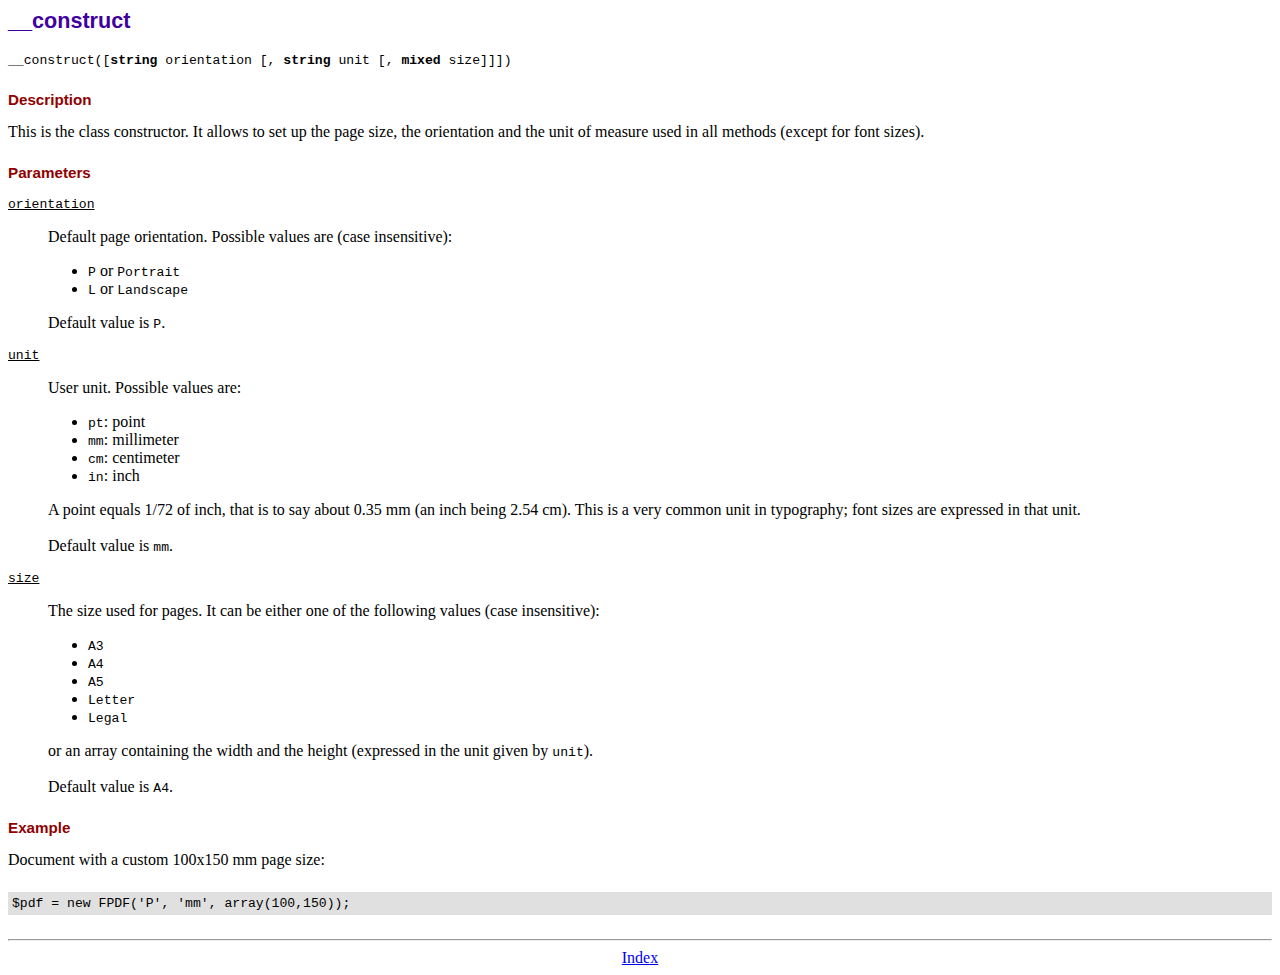
<file: fpdf186/doc/__construct.htm>
<!DOCTYPE html PUBLIC "-//W3C//DTD HTML 4.01 Transitional//EN">
<html>
<head>
<meta http-equiv="Content-Type" content="text/html; charset=UTF-8">
<title>__construct</title>
<link type="text/css" rel="stylesheet" href="../fpdf.css">
</head>
<body>
<h1>__construct</h1>
<code>__construct([<b>string</b> orientation [, <b>string</b> unit [, <b>mixed</b> size]]])</code>
<h2>Description</h2>
This is the class constructor. It allows to set up the page size, the orientation and the
unit of measure used in all methods (except for font sizes).
<h2>Parameters</h2>
<dl class="param">
<dt><code>orientation</code></dt>
<dd>
Default page orientation. Possible values are (case insensitive):
<ul>
<li><code>P</code> or <code>Portrait</code></li>
<li><code>L</code> or <code>Landscape</code></li>
</ul>
Default value is <code>P</code>.
</dd>
<dt><code>unit</code></dt>
<dd>
User unit. Possible values are:
<ul>
<li><code>pt</code>: point</li>
<li><code>mm</code>: millimeter</li>
<li><code>cm</code>: centimeter</li>
<li><code>in</code>: inch</li>
</ul>
A point equals 1/72 of inch, that is to say about 0.35 mm (an inch being 2.54 cm). This
is a very common unit in typography; font sizes are expressed in that unit.
<br>
<br>
Default value is <code>mm</code>.
</dd>
<dt><code>size</code></dt>
<dd>
The size used for pages. It can be either one of the following values (case insensitive):
<ul>
<li><code>A3</code></li>
<li><code>A4</code></li>
<li><code>A5</code></li>
<li><code>Letter</code></li>
<li><code>Legal</code></li>
</ul>
or an array containing the width and the height (expressed in the unit given by <code>unit</code>).<br>
<br>
Default value is <code>A4</code>.
</dd>
</dl>
<h2>Example</h2>
Document with a custom 100x150 mm page size:
<div class="doc-source">
<pre><code>$pdf = new FPDF('P', 'mm', array(100,150));</code></pre>
</div>
<hr style="margin-top:1.5em">
<div style="text-align:center"><a href="index.htm">Index</a></div>
</body>
</html>
</file>
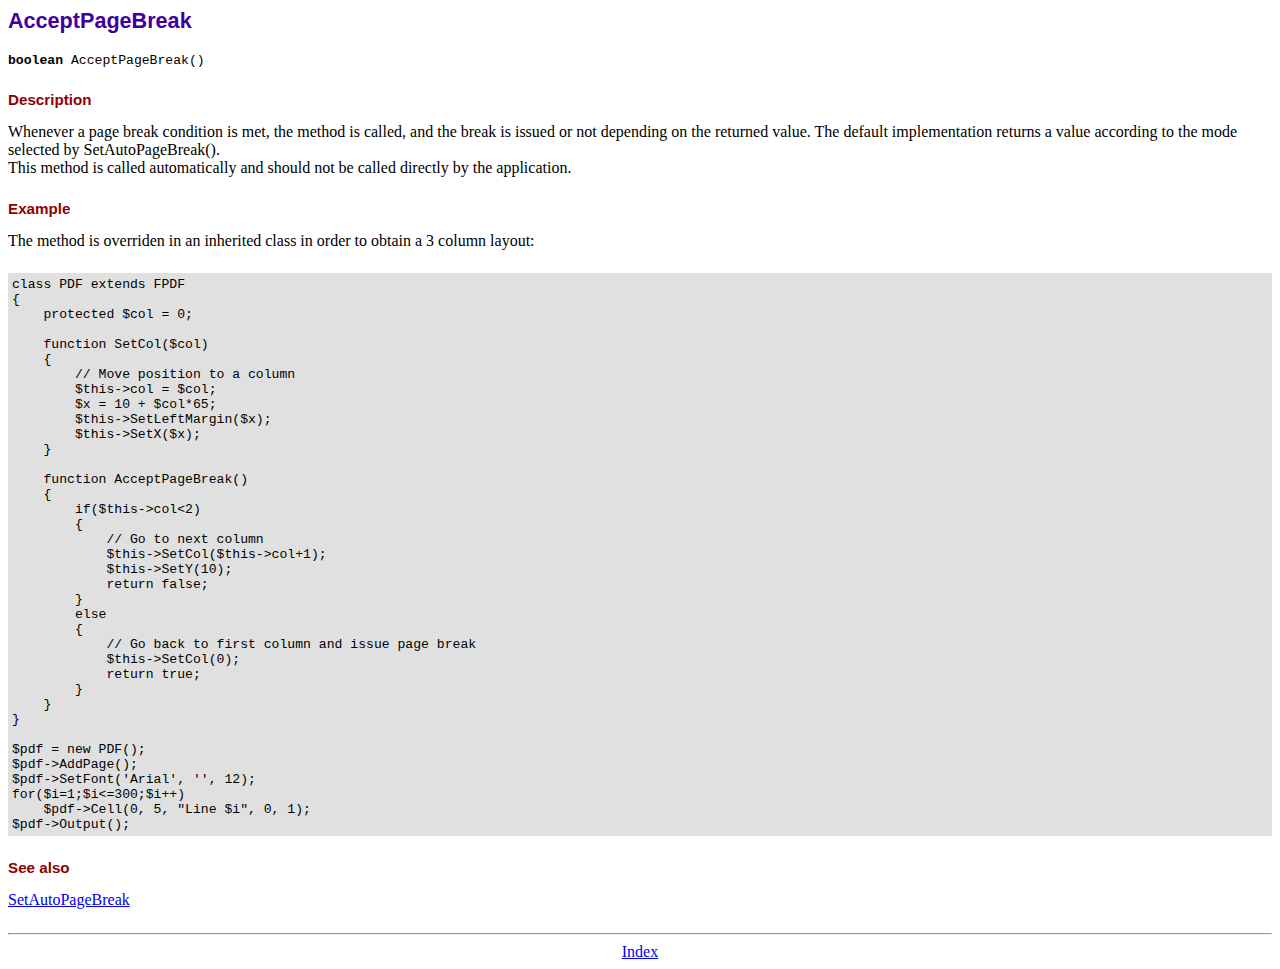
<file: fpdf186/doc/acceptpagebreak.htm>
<!DOCTYPE html PUBLIC "-//W3C//DTD HTML 4.01 Transitional//EN">
<html>
<head>
<meta http-equiv="Content-Type" content="text/html; charset=UTF-8">
<title>AcceptPageBreak</title>
<link type="text/css" rel="stylesheet" href="../fpdf.css">
</head>
<body>
<h1>AcceptPageBreak</h1>
<code><b>boolean</b> AcceptPageBreak()</code>
<h2>Description</h2>
Whenever a page break condition is met, the method is called, and the break is issued or not
depending on the returned value. The default implementation returns a value according to the
mode selected by SetAutoPageBreak().
<br>
This method is called automatically and should not be called directly by the application.
<h2>Example</h2>
The method is overriden in an inherited class in order to obtain a 3 column layout:
<div class="doc-source">
<pre><code>class PDF extends FPDF
{
    protected $col = 0;

    function SetCol($col)
    {
        // Move position to a column
        $this-&gt;col = $col;
        $x = 10 + $col*65;
        $this-&gt;SetLeftMargin($x);
        $this-&gt;SetX($x);
    }

    function AcceptPageBreak()
    {
        if($this-&gt;col&lt;2)
        {
            // Go to next column
            $this-&gt;SetCol($this-&gt;col+1);
            $this-&gt;SetY(10);
            return false;
        }
        else
        {
            // Go back to first column and issue page break
            $this-&gt;SetCol(0);
            return true;
        }
    }
}

$pdf = new PDF();
$pdf-&gt;AddPage();
$pdf-&gt;SetFont('Arial', '', 12);
for($i=1;$i&lt;=300;$i++)
    $pdf-&gt;Cell(0, 5, "Line $i", 0, 1);
$pdf-&gt;Output();</code></pre>
</div>
<h2>See also</h2>
<a href="setautopagebreak.htm">SetAutoPageBreak</a>
<hr style="margin-top:1.5em">
<div style="text-align:center"><a href="index.htm">Index</a></div>
</body>
</html>
</file>
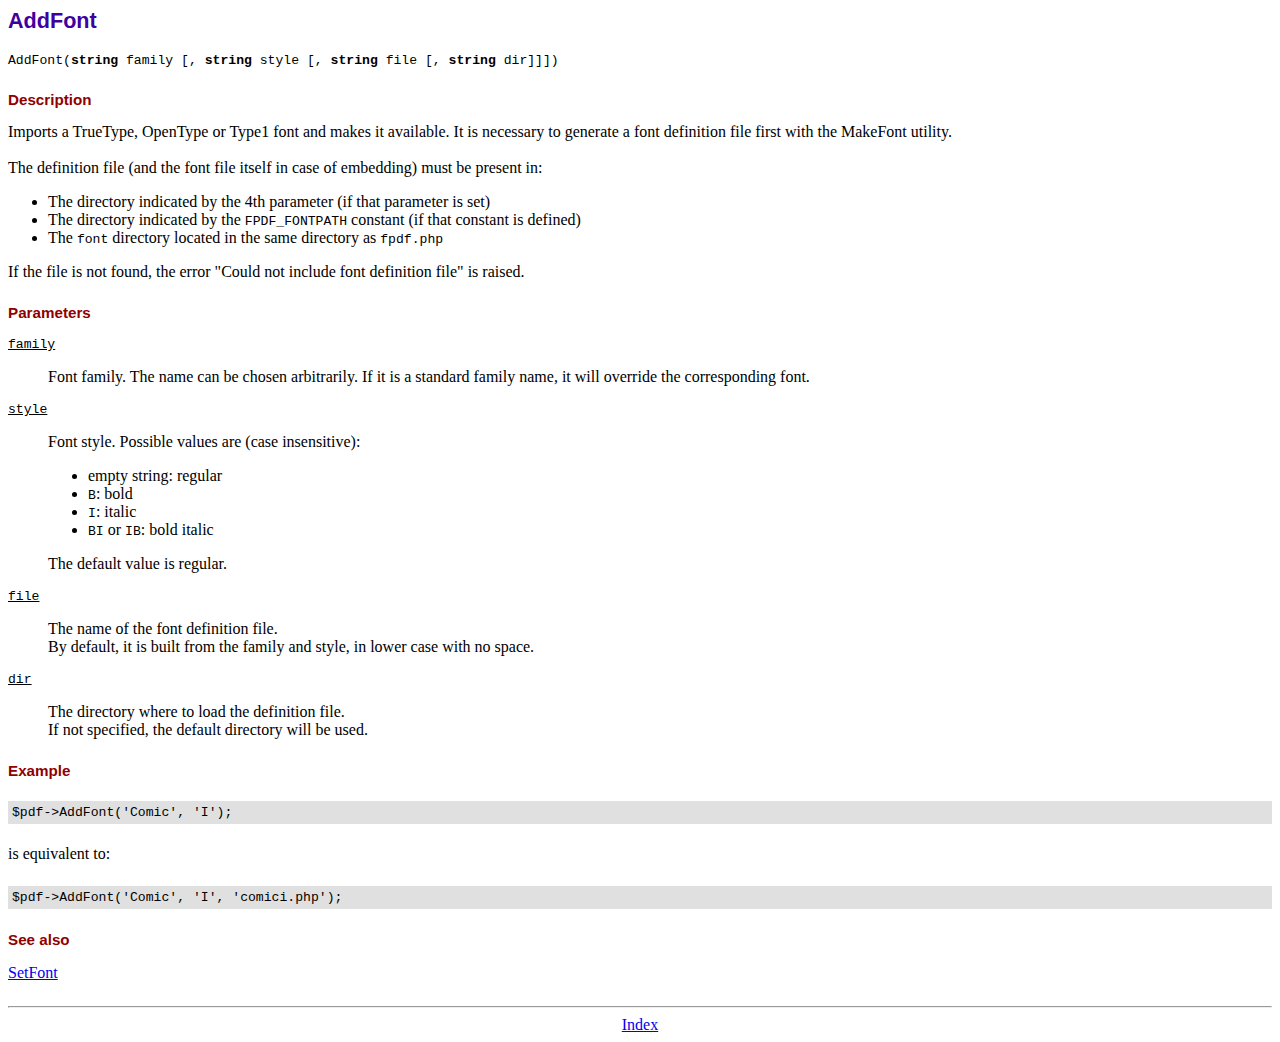
<file: fpdf186/doc/addfont.htm>
<!DOCTYPE html PUBLIC "-//W3C//DTD HTML 4.01 Transitional//EN">
<html>
<head>
<meta http-equiv="Content-Type" content="text/html; charset=UTF-8">
<title>AddFont</title>
<link type="text/css" rel="stylesheet" href="../fpdf.css">
</head>
<body>
<h1>AddFont</h1>
<code>AddFont(<b>string</b> family [, <b>string</b> style [, <b>string</b> file [, <b>string</b> dir]]])</code>
<h2>Description</h2>
Imports a TrueType, OpenType or Type1 font and makes it available. It is necessary to generate a font
definition file first with the MakeFont utility.
<br>
<br>
The definition file (and the font file itself in case of embedding) must be present in:
<ul>
<li>The directory indicated by the 4th parameter (if that parameter is set)</li>
<li>The directory indicated by the <code>FPDF_FONTPATH</code> constant (if that constant is defined)</li>
<li>The <code>font</code> directory located in the same directory as <code>fpdf.php</code></li>
</ul>
If the file is not found, the error "Could not include font definition file" is raised.
<h2>Parameters</h2>
<dl class="param">
<dt><code>family</code></dt>
<dd>
Font family. The name can be chosen arbitrarily. If it is a standard family name, it will
override the corresponding font.
</dd>
<dt><code>style</code></dt>
<dd>
Font style. Possible values are (case insensitive):
<ul>
<li>empty string: regular</li>
<li><code>B</code>: bold</li>
<li><code>I</code>: italic</li>
<li><code>BI</code> or <code>IB</code>: bold italic</li>
</ul>
The default value is regular.
</dd>
<dt><code>file</code></dt>
<dd>
The name of the font definition file.
<br>
By default, it is built from the family and style, in lower case with no space.
</dd>
<dt><code>dir</code></dt>
<dd>
The directory where to load the definition file.
<br>
If not specified, the default directory will be used.
</dd>
</dl>
<h2>Example</h2>
<div class="doc-source">
<pre><code>$pdf-&gt;AddFont('Comic', 'I');</code></pre>
</div>
is equivalent to:
<div class="doc-source">
<pre><code>$pdf-&gt;AddFont('Comic', 'I', 'comici.php');</code></pre>
</div>
<h2>See also</h2>
<a href="setfont.htm">SetFont</a>
<hr style="margin-top:1.5em">
<div style="text-align:center"><a href="index.htm">Index</a></div>
</body>
</html>
</file>
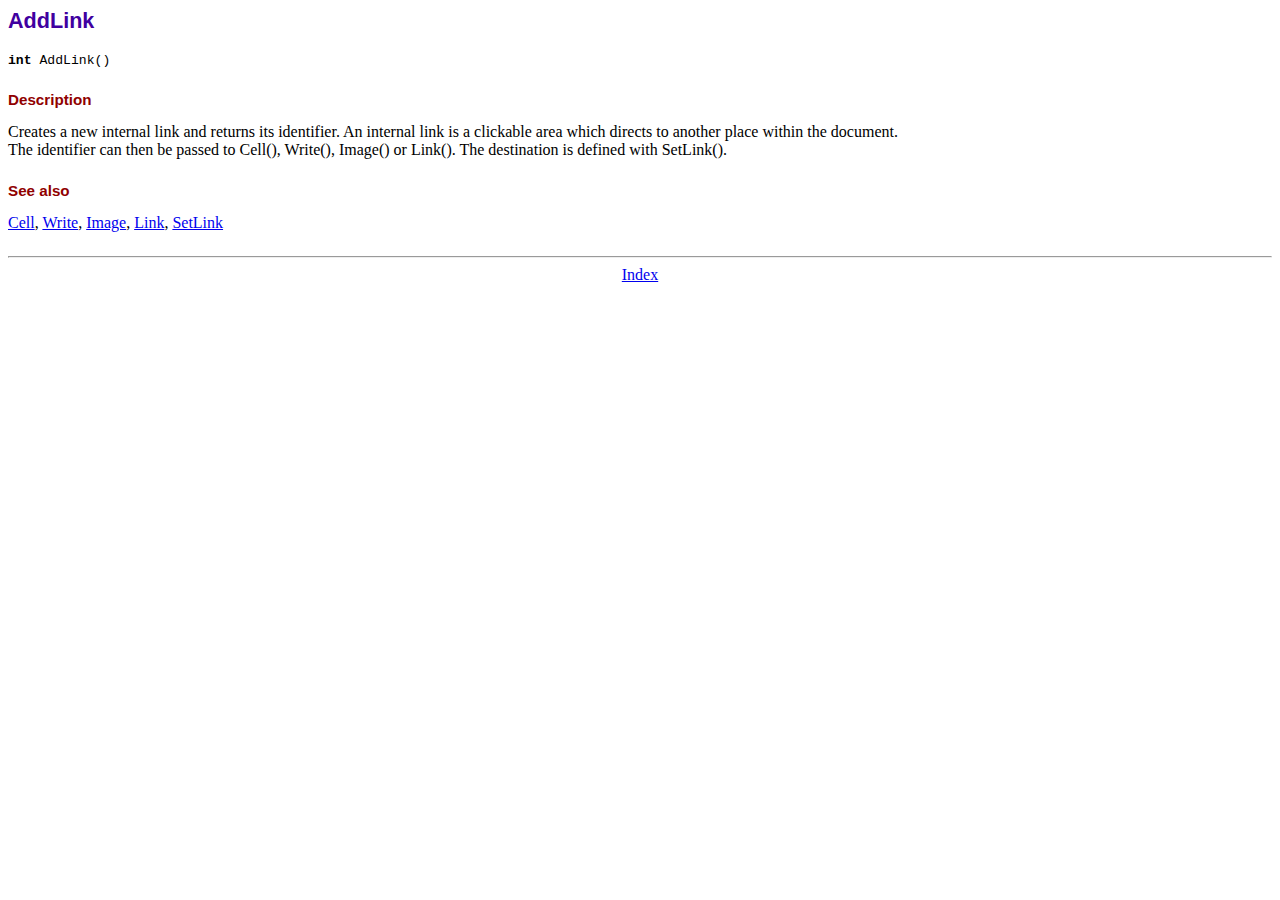
<file: fpdf186/doc/addlink.htm>
<!DOCTYPE html PUBLIC "-//W3C//DTD HTML 4.01 Transitional//EN">
<html>
<head>
<meta http-equiv="Content-Type" content="text/html; charset=UTF-8">
<title>AddLink</title>
<link type="text/css" rel="stylesheet" href="../fpdf.css">
</head>
<body>
<h1>AddLink</h1>
<code><b>int</b> AddLink()</code>
<h2>Description</h2>
Creates a new internal link and returns its identifier. An internal link is a clickable area
which directs to another place within the document.
<br>
The identifier can then be passed to Cell(), Write(), Image() or Link(). The destination is
defined with SetLink().
<h2>See also</h2>
<a href="cell.htm">Cell</a>,
<a href="write.htm">Write</a>,
<a href="image.htm">Image</a>,
<a href="link.htm">Link</a>,
<a href="setlink.htm">SetLink</a>
<hr style="margin-top:1.5em">
<div style="text-align:center"><a href="index.htm">Index</a></div>
</body>
</html>
</file>
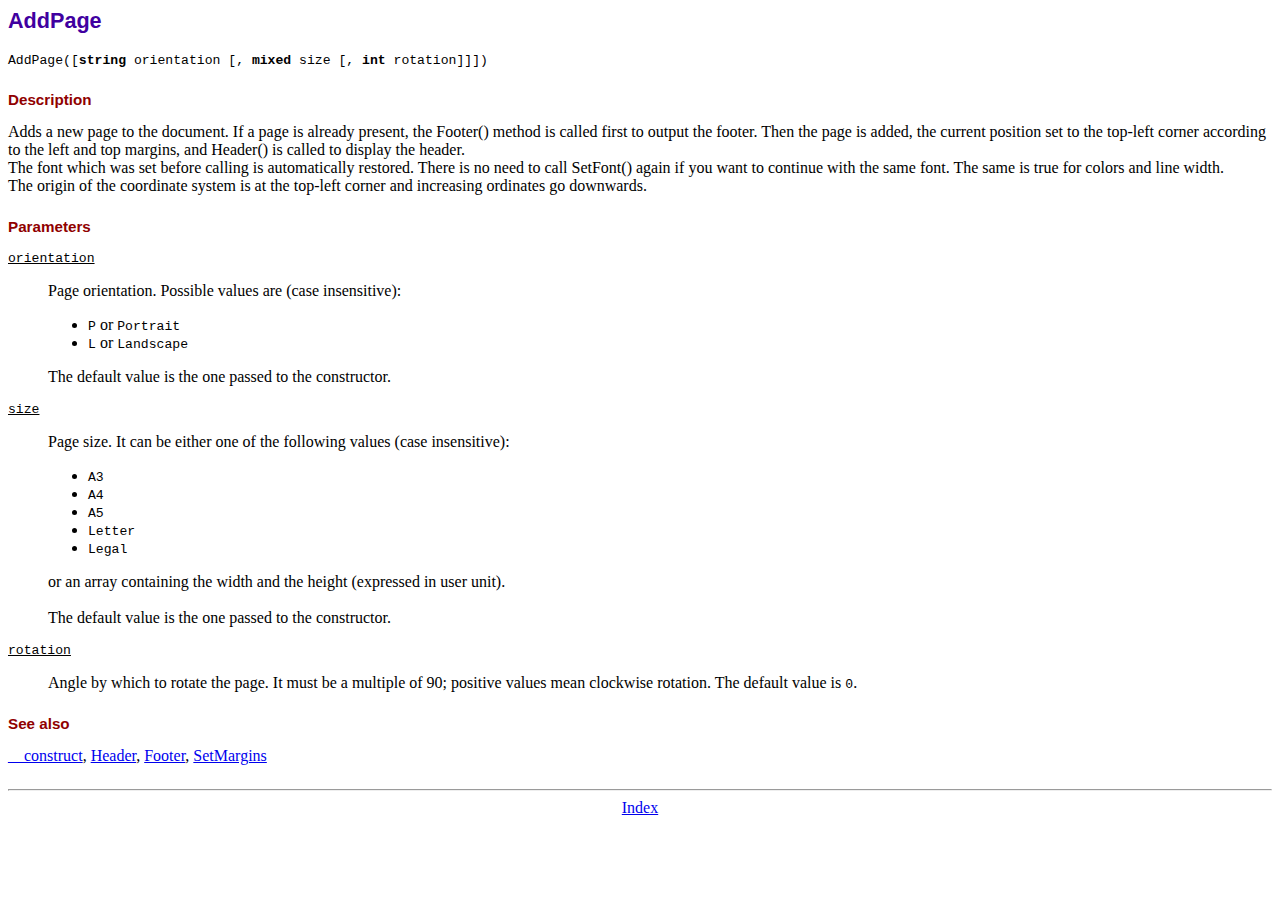
<file: fpdf186/doc/addpage.htm>
<!DOCTYPE html PUBLIC "-//W3C//DTD HTML 4.01 Transitional//EN">
<html>
<head>
<meta http-equiv="Content-Type" content="text/html; charset=UTF-8">
<title>AddPage</title>
<link type="text/css" rel="stylesheet" href="../fpdf.css">
</head>
<body>
<h1>AddPage</h1>
<code>AddPage([<b>string</b> orientation [, <b>mixed</b> size [, <b>int</b> rotation]]])</code>
<h2>Description</h2>
Adds a new page to the document. If a page is already present, the Footer() method is called
first to output the footer. Then the page is added, the current position set to the top-left
corner according to the left and top margins, and Header() is called to display the header.
<br>
The font which was set before calling is automatically restored. There is no need to call
SetFont() again if you want to continue with the same font. The same is true for colors and
line width.
<br>
The origin of the coordinate system is at the top-left corner and increasing ordinates go
downwards.
<h2>Parameters</h2>
<dl class="param">
<dt><code>orientation</code></dt>
<dd>
Page orientation. Possible values are (case insensitive):
<ul>
<li><code>P</code> or <code>Portrait</code></li>
<li><code>L</code> or <code>Landscape</code></li>
</ul>
The default value is the one passed to the constructor.
</dd>
<dt><code>size</code></dt>
<dd>
Page size. It can be either one of the following values (case insensitive):
<ul>
<li><code>A3</code></li>
<li><code>A4</code></li>
<li><code>A5</code></li>
<li><code>Letter</code></li>
<li><code>Legal</code></li>
</ul>
or an array containing the width and the height (expressed in user unit).<br>
<br>
The default value is the one passed to the constructor.
</dd>
<dt><code>rotation</code></dt>
<dd>
Angle by which to rotate the page. It must be a multiple of 90; positive values
mean clockwise rotation. The default value is <code>0</code>.
</dd>
</dl>
<h2>See also</h2>
<a href="__construct.htm">__construct</a>,
<a href="header.htm">Header</a>,
<a href="footer.htm">Footer</a>,
<a href="setmargins.htm">SetMargins</a>
<hr style="margin-top:1.5em">
<div style="text-align:center"><a href="index.htm">Index</a></div>
</body>
</html>
</file>
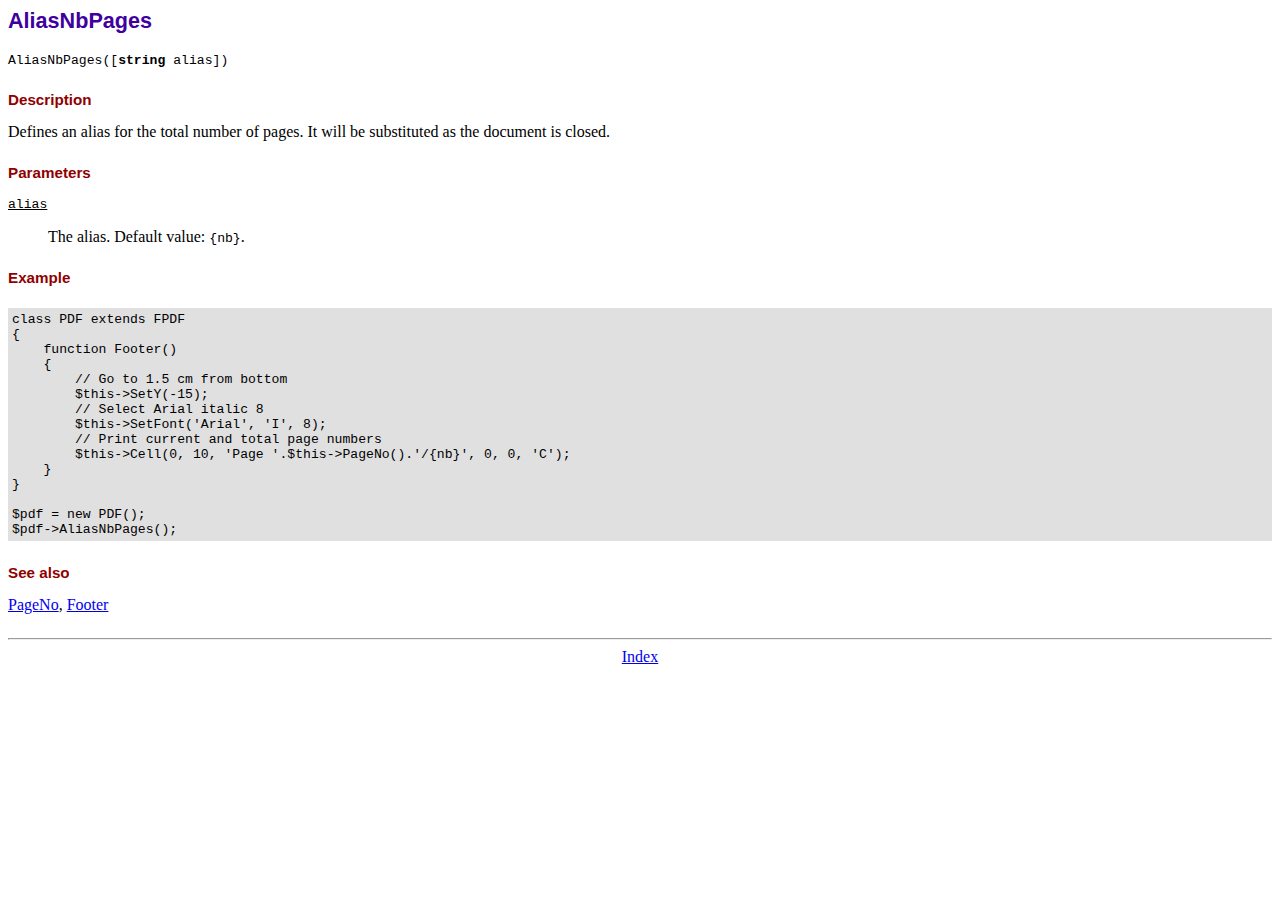
<file: fpdf186/doc/aliasnbpages.htm>
<!DOCTYPE html PUBLIC "-//W3C//DTD HTML 4.01 Transitional//EN">
<html>
<head>
<meta http-equiv="Content-Type" content="text/html; charset=UTF-8">
<title>AliasNbPages</title>
<link type="text/css" rel="stylesheet" href="../fpdf.css">
</head>
<body>
<h1>AliasNbPages</h1>
<code>AliasNbPages([<b>string</b> alias])</code>
<h2>Description</h2>
Defines an alias for the total number of pages. It will be substituted as the document is
closed.
<h2>Parameters</h2>
<dl class="param">
<dt><code>alias</code></dt>
<dd>
The alias. Default value: <code>{nb}</code>.
</dd>
</dl>
<h2>Example</h2>
<div class="doc-source">
<pre><code>class PDF extends FPDF
{
    function Footer()
    {
        // Go to 1.5 cm from bottom
        $this-&gt;SetY(-15);
        // Select Arial italic 8
        $this-&gt;SetFont('Arial', 'I', 8);
        // Print current and total page numbers
        $this-&gt;Cell(0, 10, 'Page '.$this-&gt;PageNo().'/{nb}', 0, 0, 'C');
    }
}

$pdf = new PDF();
$pdf-&gt;AliasNbPages();</code></pre>
</div>
<h2>See also</h2>
<a href="pageno.htm">PageNo</a>,
<a href="footer.htm">Footer</a>
<hr style="margin-top:1.5em">
<div style="text-align:center"><a href="index.htm">Index</a></div>
</body>
</html>
</file>
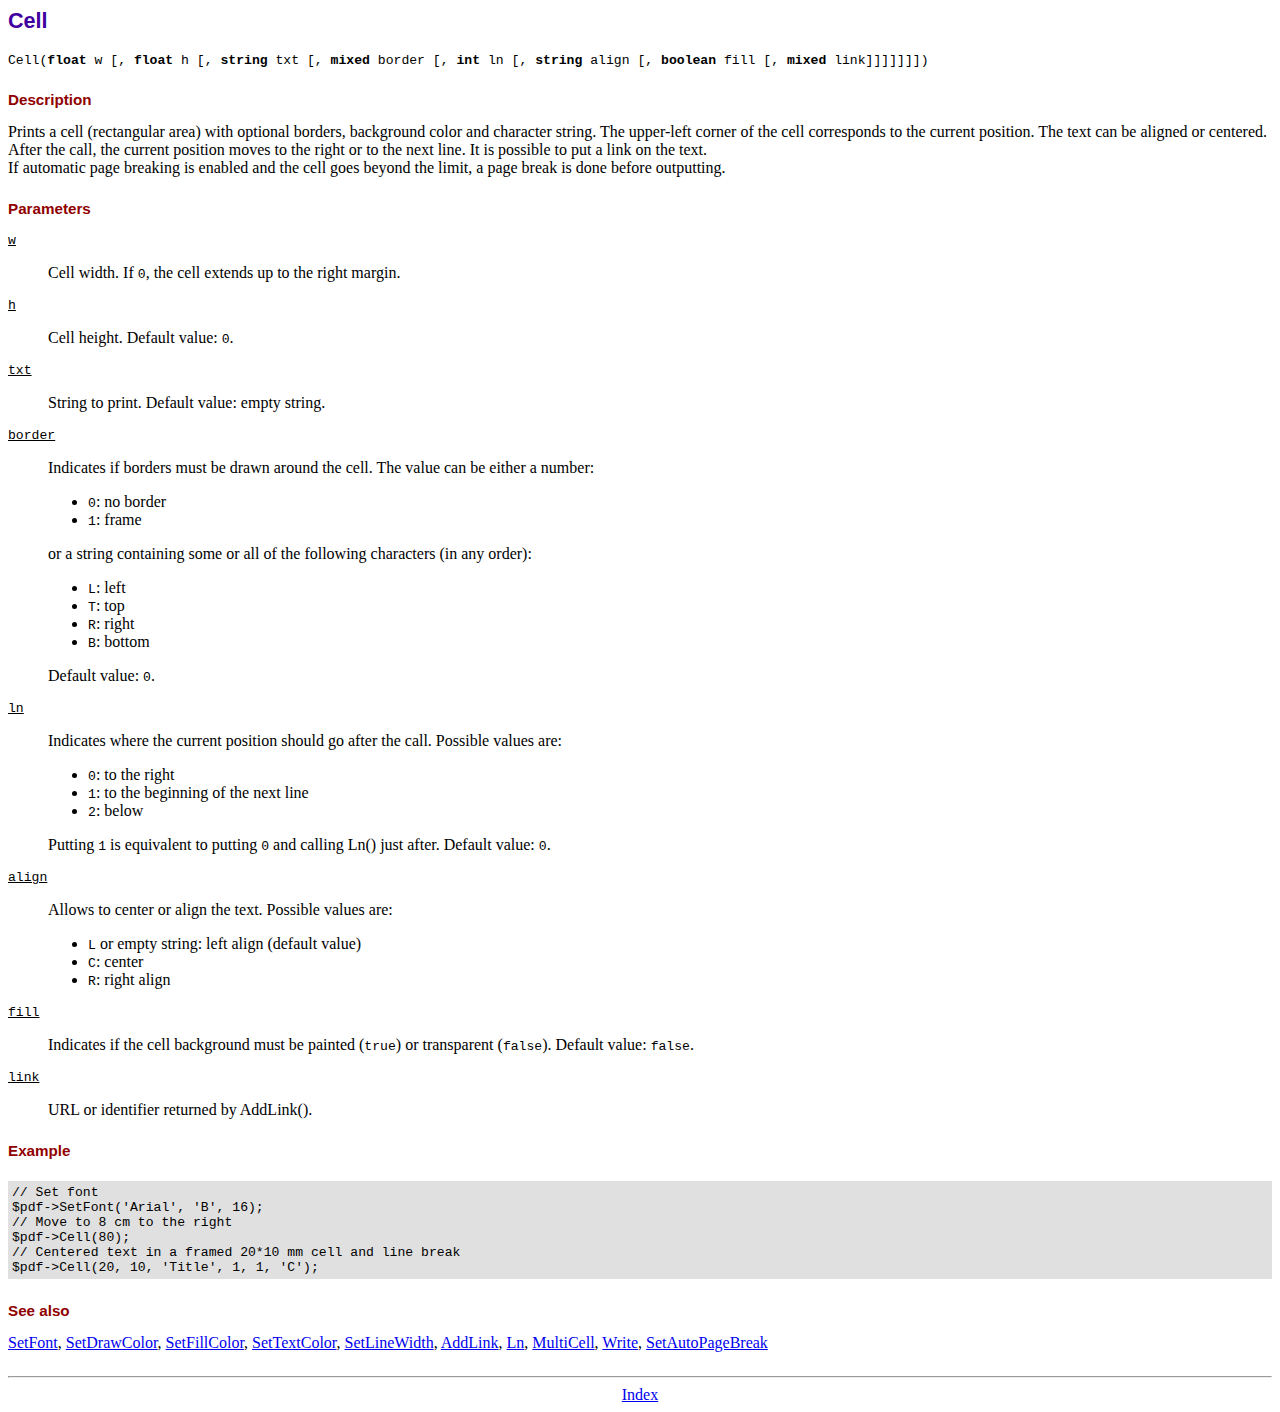
<file: fpdf186/doc/cell.htm>
<!DOCTYPE html PUBLIC "-//W3C//DTD HTML 4.01 Transitional//EN">
<html>
<head>
<meta http-equiv="Content-Type" content="text/html; charset=UTF-8">
<title>Cell</title>
<link type="text/css" rel="stylesheet" href="../fpdf.css">
</head>
<body>
<h1>Cell</h1>
<code>Cell(<b>float</b> w [, <b>float</b> h [, <b>string</b> txt [, <b>mixed</b> border [, <b>int</b> ln [, <b>string</b> align [, <b>boolean</b> fill [, <b>mixed</b> link]]]]]]])</code>
<h2>Description</h2>
Prints a cell (rectangular area) with optional borders, background color and character string.
The upper-left corner of the cell corresponds to the current position. The text can be aligned
or centered. After the call, the current position moves to the right or to the next line. It is
possible to put a link on the text.
<br>
If automatic page breaking is enabled and the cell goes beyond the limit, a page break is
done before outputting.
<h2>Parameters</h2>
<dl class="param">
<dt><code>w</code></dt>
<dd>
Cell width. If <code>0</code>, the cell extends up to the right margin.
</dd>
<dt><code>h</code></dt>
<dd>
Cell height.
Default value: <code>0</code>.
</dd>
<dt><code>txt</code></dt>
<dd>
String to print.
Default value: empty string.
</dd>
<dt><code>border</code></dt>
<dd>
Indicates if borders must be drawn around the cell. The value can be either a number:
<ul>
<li><code>0</code>: no border</li>
<li><code>1</code>: frame</li>
</ul>
or a string containing some or all of the following characters (in any order):
<ul>
<li><code>L</code>: left</li>
<li><code>T</code>: top</li>
<li><code>R</code>: right</li>
<li><code>B</code>: bottom</li>
</ul>
Default value: <code>0</code>.
</dd>
<dt><code>ln</code></dt>
<dd>
Indicates where the current position should go after the call. Possible values are:
<ul>
<li><code>0</code>: to the right</li>
<li><code>1</code>: to the beginning of the next line</li>
<li><code>2</code>: below</li>
</ul>
Putting <code>1</code> is equivalent to putting <code>0</code> and calling Ln() just after.
Default value: <code>0</code>.
</dd>
<dt><code>align</code></dt>
<dd>
Allows to center or align the text. Possible values are:
<ul>
<li><code>L</code> or empty string: left align (default value)</li>
<li><code>C</code>: center</li>
<li><code>R</code>: right align</li>
</ul>
</dd>
<dt><code>fill</code></dt>
<dd>
Indicates if the cell background must be painted (<code>true</code>) or transparent (<code>false</code>).
Default value: <code>false</code>.
</dd>
<dt><code>link</code></dt>
<dd>
URL or identifier returned by AddLink().
</dd>
</dl>
<h2>Example</h2>
<div class="doc-source">
<pre><code>// Set font
$pdf-&gt;SetFont('Arial', 'B', 16);
// Move to 8 cm to the right
$pdf-&gt;Cell(80);
// Centered text in a framed 20*10 mm cell and line break
$pdf-&gt;Cell(20, 10, 'Title', 1, 1, 'C');</code></pre>
</div>
<h2>See also</h2>
<a href="setfont.htm">SetFont</a>,
<a href="setdrawcolor.htm">SetDrawColor</a>,
<a href="setfillcolor.htm">SetFillColor</a>,
<a href="settextcolor.htm">SetTextColor</a>,
<a href="setlinewidth.htm">SetLineWidth</a>,
<a href="addlink.htm">AddLink</a>,
<a href="ln.htm">Ln</a>,
<a href="multicell.htm">MultiCell</a>,
<a href="write.htm">Write</a>,
<a href="setautopagebreak.htm">SetAutoPageBreak</a>
<hr style="margin-top:1.5em">
<div style="text-align:center"><a href="index.htm">Index</a></div>
</body>
</html>
</file>
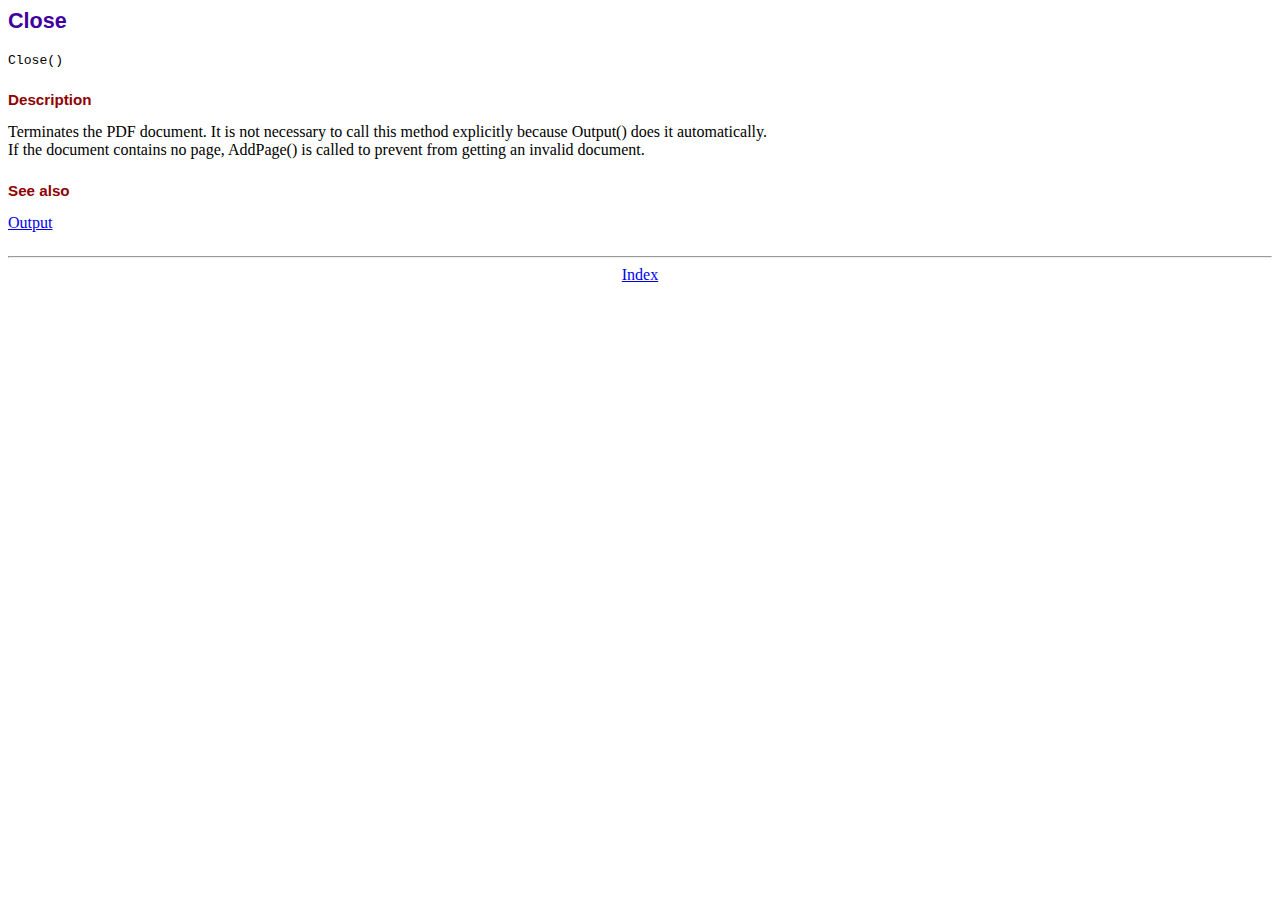
<file: fpdf186/doc/close.htm>
<!DOCTYPE html PUBLIC "-//W3C//DTD HTML 4.01 Transitional//EN">
<html>
<head>
<meta http-equiv="Content-Type" content="text/html; charset=UTF-8">
<title>Close</title>
<link type="text/css" rel="stylesheet" href="../fpdf.css">
</head>
<body>
<h1>Close</h1>
<code>Close()</code>
<h2>Description</h2>
Terminates the PDF document. It is not necessary to call this method explicitly because Output()
does it automatically.
<br>
If the document contains no page, AddPage() is called to prevent from getting an invalid document.
<h2>See also</h2>
<a href="output.htm">Output</a>
<hr style="margin-top:1.5em">
<div style="text-align:center"><a href="index.htm">Index</a></div>
</body>
</html>
</file>
<file: fpdf186/fpdf.css>
body {font-family:"Times New Roman",serif}
h1 {font:bold 135% Arial,sans-serif; color:#4000A0; margin-bottom:0.9em}
h2 {font:bold 95% Arial,sans-serif; color:#900000; margin-top:1.5em; margin-bottom:1em}
dl.param dt {text-decoration:underline}
dl.param dd {margin-top:1em; margin-bottom:1em}
dl.param ul {margin-top:1em; margin-bottom:1em}
tt, code, kbd {font-family:"Courier New",Courier,monospace; font-size:82%}
div.source {margin-top:1.4em; margin-bottom:1.3em}
div.source pre {display:table; border:1px solid #24246A; width:100%; margin:0em; font-family:inherit; font-size:100%}
div.source code {display:block; border:1px solid #C5C5EC; background-color:#F0F5FF; padding:6px; color:#000000}
div.doc-source {margin-top:1.4em; margin-bottom:1.3em}
div.doc-source pre {display:table; width:100%; margin:0em; font-family:inherit; font-size:100%}
div.doc-source code {display:block; background-color:#E0E0E0; padding:4px}
.kw {color:#000080; font-weight:bold}
.str {color:#CC0000}
.cmt {color:#008000}
p.demo {text-align:center; margin-top:-0.9em}
a.demo {text-decoration:none; font-weight:bold; color:#0000CC}
a.demo:link {text-decoration:none; font-weight:bold; color:#0000CC}
a.demo:hover {text-decoration:none; font-weight:bold; color:#0000FF}
a.demo:active {text-decoration:none; font-weight:bold; color:#0000FF}
</file>
